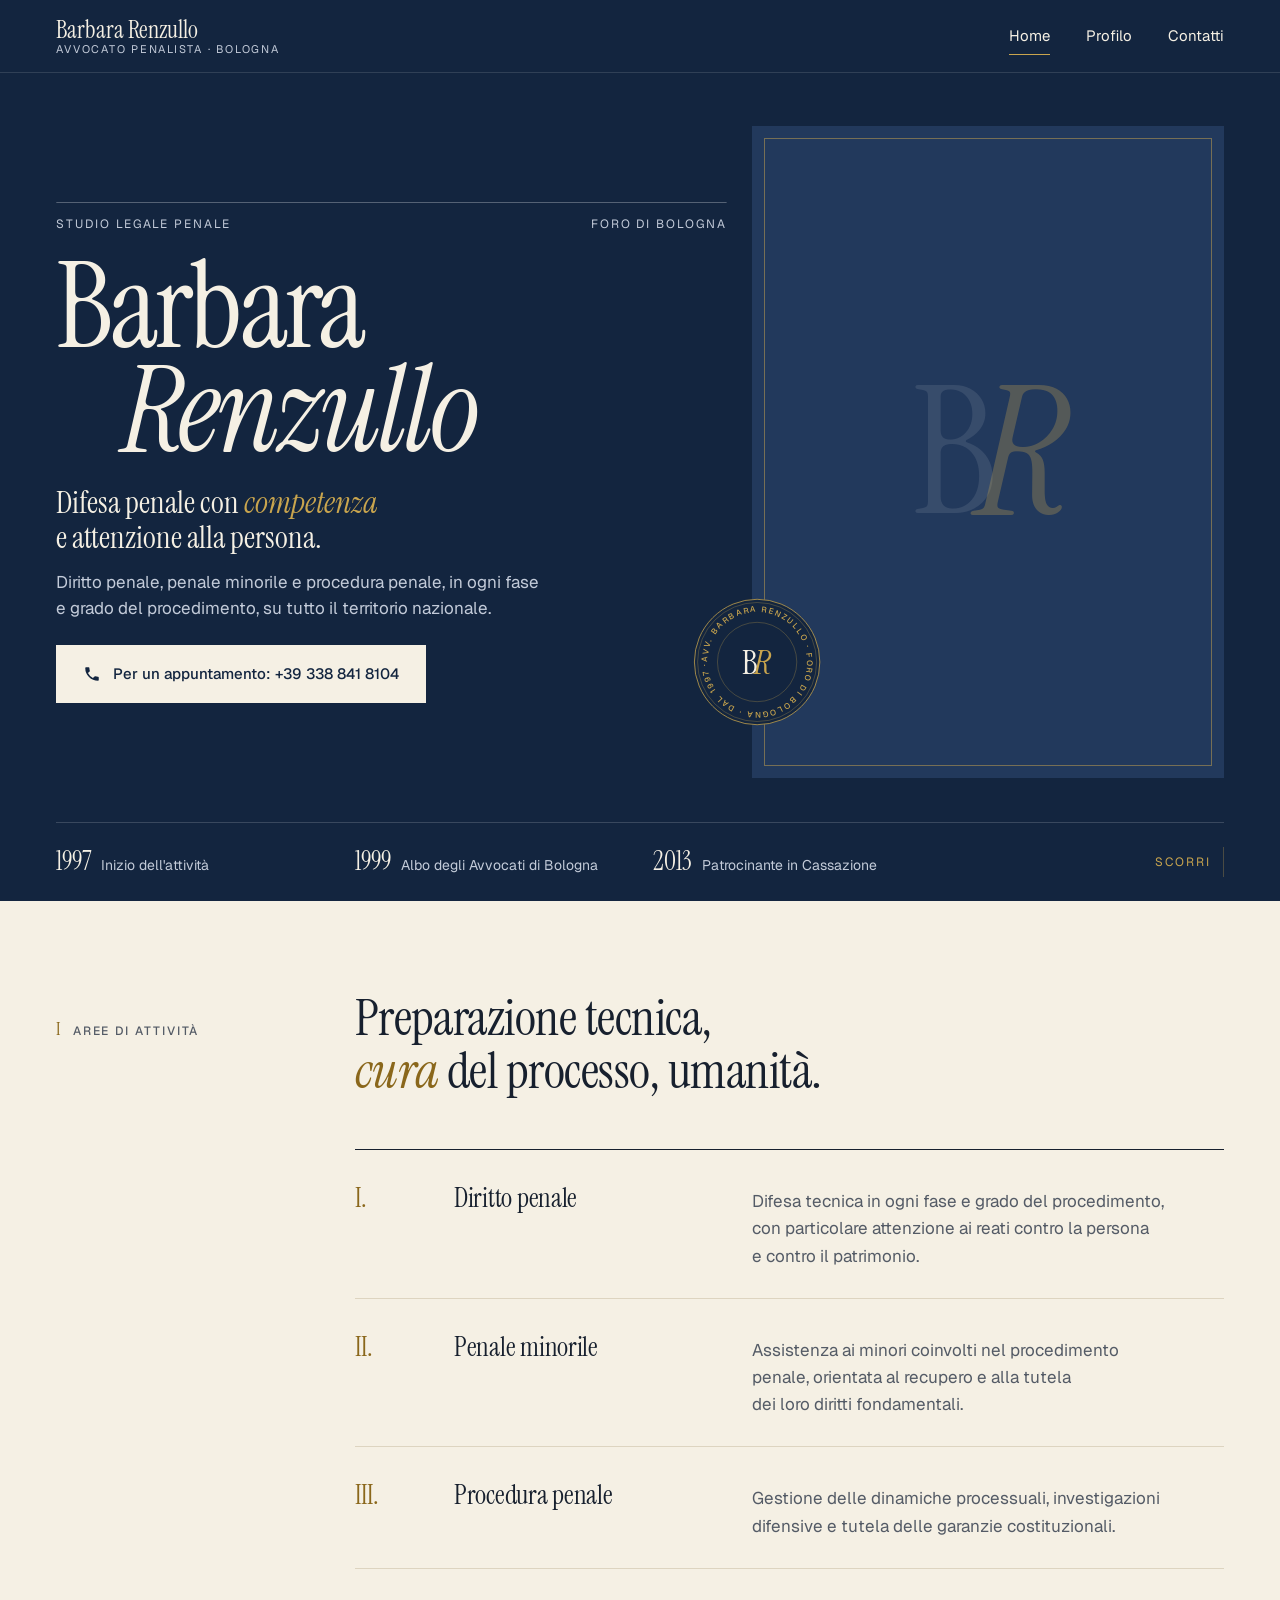
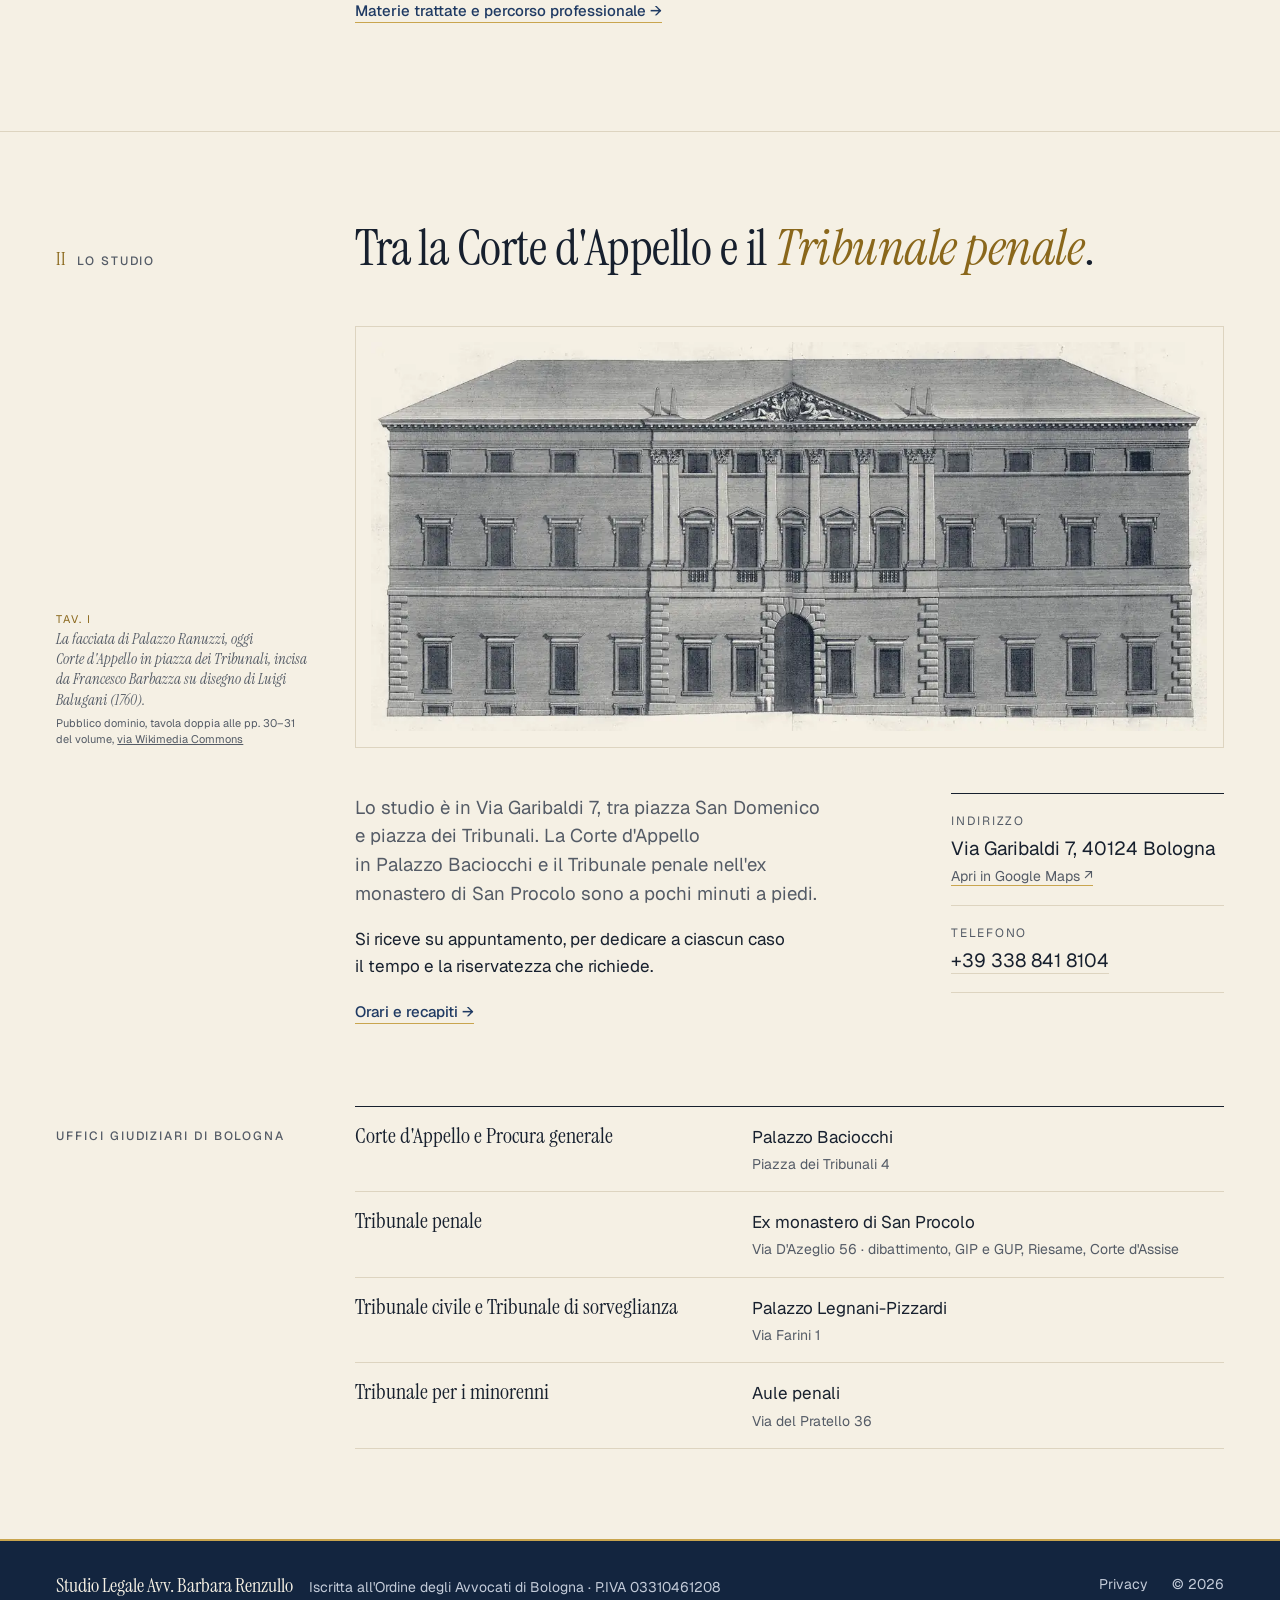
<file: index.html>
<!doctype html>
<html lang="it">
<head>
<meta charset="utf-8">
<meta name="viewport" content="width=device-width, initial-scale=1">
<title>Avv. Barbara Renzullo · Avvocato penalista a Bologna</title>
<meta name="description" content="Studio Legale dell'Avv. Barbara Renzullo, avvocato penalista a Bologna: in udienza dal 1997, iscritta all'Albo dal 1999. Diritto penale, penale minorile e procedura penale. Patrocinante in Cassazione.">
<meta name="theme-color" content="#13253f">
<link rel="icon" href="assets/img/icone/favicon.ico?v=17" sizes="any">
<link rel="icon" type="image/png" href="assets/img/icone/favicon-32.png?v=17" sizes="32x32">
<link rel="icon" type="image/png" href="assets/img/icone/icona-192.png?v=17" sizes="192x192">
<link rel="apple-touch-icon" href="assets/img/icone/apple-touch-icon.png?v=17">
<link rel="preconnect" href="https://fonts.googleapis.com">
<link rel="preconnect" href="https://fonts.gstatic.com" crossorigin>
<script>/* Rete lenta o "risparmio dati": niente font esterni né animazioni. Font sempre non bloccanti. */
(function(d){var r=d.documentElement,c=navigator.connection||{},F="https://fonts.googleapis.com/css2?family=Geist:wght@400;500&family=Instrument+Serif:ital@0;1&display=swap";
if(c.saveData||/2g/.test(c.effectiveType||"")||(window.matchMedia&&matchMedia("(prefers-reduced-data: reduce)").matches))r.classList.add("leggero");
else{var l=d.createElement("link");l.rel="stylesheet";l.href=F;d.head.appendChild(l);}
if(window.matchMedia&&matchMedia("(max-width: 900px)").matches)setTimeout(function(){if(d.readyState!=="complete")r.classList.add("leggero");},4000);})(document);</script>
<noscript><link href="https://fonts.googleapis.com/css2?family=Geist:wght@400;500&family=Instrument+Serif:ital@0;1&display=swap" rel="stylesheet"></noscript>
<link rel="stylesheet" href="assets/css/style.css?v=17">
</head>
<body class="home con-barra">
<a class="skip" href="#contenuto">Vai al&nbsp;contenuto</a>
<header class="header">
  <div class="wrap">
    <a class="marchio" href="index.html"><b>Barbara Renzullo</b><span>Avvocato penalista ·&nbsp;Bologna</span></a>
    <button class="menu-btn" aria-expanded="false" aria-controls="nav">Menu</button>
    <nav class="nav" id="nav" aria-label="Principale">
      <a href="index.html" aria-current="page">Home</a>
      <a href="profilo.html">Profilo</a>
      <a href="contatti.html">Contatti</a>
      <div class="nav-extra">
        <a href="tel:+393388418104">+39 338 841&nbsp;8104</a>
        <a href="mailto:avv.renzullo3@gmail.com">avv.renzullo3@gmail.com</a>
        <span>Via&nbsp;Garibaldi 7,&nbsp;Bologna</span>
      </div>
    </nav>
  </div>
</header>
<main id="contenuto">

<section class="hero su-scuro" aria-label="Presentazione">
  <div class="wrap">
    <div class="g12 hero-griglia">
      <div class="hero-testo">
        <div class="meta-riga"><span>Studio legale&nbsp;penale</span><span>Foro di&nbsp;Bologna</span></div>
        <h1 class="nome"><span>Barbara</span><span class="rientro">Renzullo</span></h1>
        <p class="claim">Difesa penale con <em>competenza</em> e&nbsp;attenzione alla&nbsp;persona.</p>
        <p class="lead">Diritto penale, penale minorile e&nbsp;procedura penale, in&nbsp;ogni fase e&nbsp;grado del&nbsp;procedimento, su&nbsp;tutto il&nbsp;territorio&nbsp;nazionale.</p>
        <a class="btn btn-tel" href="tel:+393388418104"><svg class="icona-tel" viewBox="0 0 24 24" aria-hidden="true"><path d="M6.6 10.8a15.1 15.1 0 0 0 6.6 6.6l2.2-2.2a1 1 0 0 1 1-.25 11.4 11.4 0 0 0 3.6.57 1 1 0 0 1 1 1V20a1 1 0 0 1-1 1A17 17 0 0 1 3 4a1 1 0 0 1 1-1h3.5a1 1 0 0 1 1 1c0 1.25.2 2.45.57 3.57a1 1 0 0 1-.25 1z"/></svg>Per&nbsp;un&nbsp;appuntamento: +39 338 841&nbsp;8104</a>
      </div>
      <figure class="ritratto hero-ritratto">
        <!-- Quando c'è la foto: sostituire il blocco "ritratto-attesa" qui sotto con
             <img src="assets/img/foto/ritratto-barbara.webp" alt="Avv. Barbara Renzullo" width="1000" height="1250" fetchpriority="high"> -->
        <div class="ritratto-attesa" aria-hidden="true"><span>B</span><span>R</span></div>
        <svg class="sigillo" viewBox="0 0 200 200" aria-hidden="true" focusable="false">
          <defs><path id="giro" d="M100,100 m-78,0 a78,78 0 1,1 156,0 a78,78 0 1,1 -156,0"/></defs>
          <circle class="sg-fondo" cx="100" cy="100" r="98"/>
          <circle class="sg-linea" cx="100" cy="100" r="93"/>
          <circle class="sg-linea" cx="100" cy="100" r="62"/>
          <g class="sg-giro"><text><textPath href="#giro" textLength="488" lengthAdjust="spacing">AVV. BARBARA RENZULLO · FORO DI&nbsp;BOLOGNA · DAL&nbsp;1997 ·</textPath></text></g>
          <text class="sg-mono" x="98.6" y="119.3" text-anchor="middle">B<tspan dx="-4.16">R</tspan></text>
        </svg>
      </figure>
    </div>
  </div>
  <div class="wrap">
    <div class="hero-fatti">
      <ul class="g12">
        <li><b>1997</b>Inizio&nbsp;dell'attività</li>
        <li><b>1999</b>Albo degli Avvocati di&nbsp;Bologna</li>
        <li><b>2013</b>Patrocinante in&nbsp;Cassazione</li>
        <li class="scorri-li"><a class="scorri" href="#aree">Scorri <span class="scorri-linea" aria-hidden="true"></span></a></li>
      </ul>
    </div>
  </div>
</section>

<section id="aree">
  <div class="wrap">
    <div class="g12 sez-testa">
      <p class="etichetta c-eti"><span class="n">I</span><span>Aree di&nbsp;attività</span></p>
      <h2 class="c-titolo">Preparazione tecnica, <em>cura</em> del&nbsp;processo,&nbsp;umanità.</h2>
    </div>
    <div class="g12">
      <div class="c-cont">
        <ol class="indice">
          <li><span class="num">I.</span><h3>Diritto&nbsp;penale</h3><p>Difesa tecnica in&nbsp;ogni fase e&nbsp;grado del&nbsp;procedimento, con&nbsp;particolare attenzione ai&nbsp;reati contro la&nbsp;persona e&nbsp;contro il&nbsp;patrimonio.</p></li>
          <li><span class="num">II.</span><h3>Penale&nbsp;minorile</h3><p>Assistenza ai&nbsp;minori coinvolti nel&nbsp;procedimento penale, orientata al&nbsp;recupero e&nbsp;alla tutela dei&nbsp;loro diritti&nbsp;fondamentali.</p></li>
          <li><span class="num">III.</span><h3>Procedura&nbsp;penale</h3><p>Gestione delle dinamiche processuali, investigazioni difensive e&nbsp;tutela delle garanzie costituzionali.</p></li>
        </ol>
        <p class="dopo-elenco"><a class="link-freccia" href="profilo.html#materie">Materie trattate e&nbsp;percorso professionale&nbsp;→</a></p>
      </div>
    </div>
  </div>
</section>

<section class="bordo">
  <div class="wrap">
    <div class="g12 sez-testa">
      <p class="etichetta c-eti"><span class="n">II</span><span>Lo&nbsp;studio</span></p>
      <h2 class="c-titolo">Tra&nbsp;la&nbsp;Corte&nbsp;d'Appello e&nbsp;il <em>Tribunale&nbsp;penale</em>.</h2>
    </div>
    <figure class="g12 tavola-larga">
      <picture class="c-cont"><source media="(max-width: 900px)" srcset="assets/img/tavole/ranuzzi-1760-800.webp"><img src="assets/img/tavole/ranuzzi-1760.webp" width="1200" height="558" alt="Facciata di Palazzo Ranuzzi in un'incisione del 1760" loading="lazy"></picture>
      <figcaption class="c-eti"><span>Tav.&nbsp;I</span>La&nbsp;facciata di&nbsp;Palazzo&nbsp;Ranuzzi, oggi Corte&nbsp;d'Appello in&nbsp;piazza dei&nbsp;Tribunali, incisa da&nbsp;Francesco Barbazza su&nbsp;disegno di&nbsp;Luigi Balugani (1760).<small>Pubblico dominio, tavola doppia alle pp.&nbsp;30–31 del&nbsp;volume, <a href="https://commons.wikimedia.org/wiki/File:Piante,_facciata,_e_spaccati_del_Palazzo_Senatorio_Ranuzzi_in_Bologna_(IA_gri_33125010904395).pdf?page=30" target="_blank" rel="noopener">via&nbsp;Wikimedia&nbsp;Commons</a></small></figcaption>
    </figure>
    <div class="g12">
      <div class="studio-testo">
        <p class="lead">Lo&nbsp;studio è&nbsp;in&nbsp;Via&nbsp;Garibaldi 7, tra&nbsp;piazza&nbsp;San&nbsp;Domenico e&nbsp;piazza dei&nbsp;Tribunali. La&nbsp;Corte&nbsp;d'Appello in&nbsp;Palazzo&nbsp;Baciocchi e&nbsp;il&nbsp;Tribunale penale nell'ex monastero di&nbsp;San&nbsp;Procolo sono a&nbsp;pochi minuti&nbsp;a&nbsp;piedi.</p>
        <p>Si riceve su&nbsp;appuntamento, per&nbsp;dedicare a&nbsp;ciascun caso il&nbsp;tempo e&nbsp;la&nbsp;riservatezza che&nbsp;richiede.</p>
        <p><a class="link-freccia" href="contatti.html">Orari e&nbsp;recapiti&nbsp;→</a></p>
      </div>
      <dl class="voci studio-voci">
        <div><dt>Indirizzo</dt><dd>Via&nbsp;Garibaldi 7, 40124 Bologna<small><a href="https://maps.app.goo.gl/C2XstMDT9rUsqEiU8" target="_blank" rel="noopener">Apri in&nbsp;Google Maps&nbsp;↗</a></small></dd></div>
        <div><dt>Telefono</dt><dd><a href="tel:+393388418104">+39 338 841&nbsp;8104</a></dd></div>
      </dl>
    </div>
    <details class="uffici-riga" open>
      <summary class="etichetta etichetta-voci">Uffici giudiziari di&nbsp;Bologna</summary>
      <dl class="uffici">
        <div><dt>Corte&nbsp;d'Appello e&nbsp;Procura generale</dt><dd>Palazzo&nbsp;Baciocchi<small>Piazza dei&nbsp;Tribunali&nbsp;4</small></dd></div>
        <div><dt>Tribunale penale</dt><dd>Ex monastero di&nbsp;San&nbsp;Procolo<small>Via&nbsp;D'Azeglio 56 · dibattimento, GIP e&nbsp;GUP, Riesame, Corte&nbsp;d'Assise</small></dd></div>
        <div><dt>Tribunale civile e&nbsp;Tribunale di&nbsp;sorveglianza</dt><dd>Palazzo&nbsp;Legnani-Pizzardi<small>Via&nbsp;Farini&nbsp;1</small></dd></div>
        <div><dt>Tribunale per&nbsp;i&nbsp;minorenni</dt><dd>Aule penali<small>Via del&nbsp;Pratello&nbsp;36</small></dd></div>
      </dl>
    </details>
  </div>
</section>
</main>
<footer class="footer">
  <div class="wrap">
    <p style="margin:0"><span class="nome-studio">Studio Legale Avv. Barbara&nbsp;Renzullo</span>Iscritta all'Ordine degli Avvocati di&nbsp;Bologna · P.IVA&nbsp;03310461208</p>
    <nav aria-label="Secondaria"><a href="privacy.html">Privacy</a><span>©&nbsp;2026</span></nav>
  </div>
</footer>
<nav class="barra-mobile" aria-label="Azioni rapide">
  <a class="barra-menu" href="#nav" role="button" aria-expanded="false" aria-controls="nav"><span class="hamb" aria-hidden="true"><i></i><i></i></span><span class="vh">Menu</span></a>
  <a class="prenota" href="tel:+393388418104"><svg class="icona-tel" viewBox="0 0 24 24" aria-hidden="true"><path d="M6.6 10.8a15.1 15.1 0 0 0 6.6 6.6l2.2-2.2a1 1 0 0 1 1-.25 11.4 11.4 0 0 0 3.6.57 1 1 0 0 1 1 1V20a1 1 0 0 1-1 1A17 17 0 0 1 3 4a1 1 0 0 1 1-1h3.5a1 1 0 0 1 1 1c0 1.25.2 2.45.57 3.57a1 1 0 0 1-.25 1z"/></svg>Chiama per&nbsp;un&nbsp;appuntamento</a>
</nav>
<script src="assets/js/main.js?v=17" defer></script>
</body>
</html>
</file>
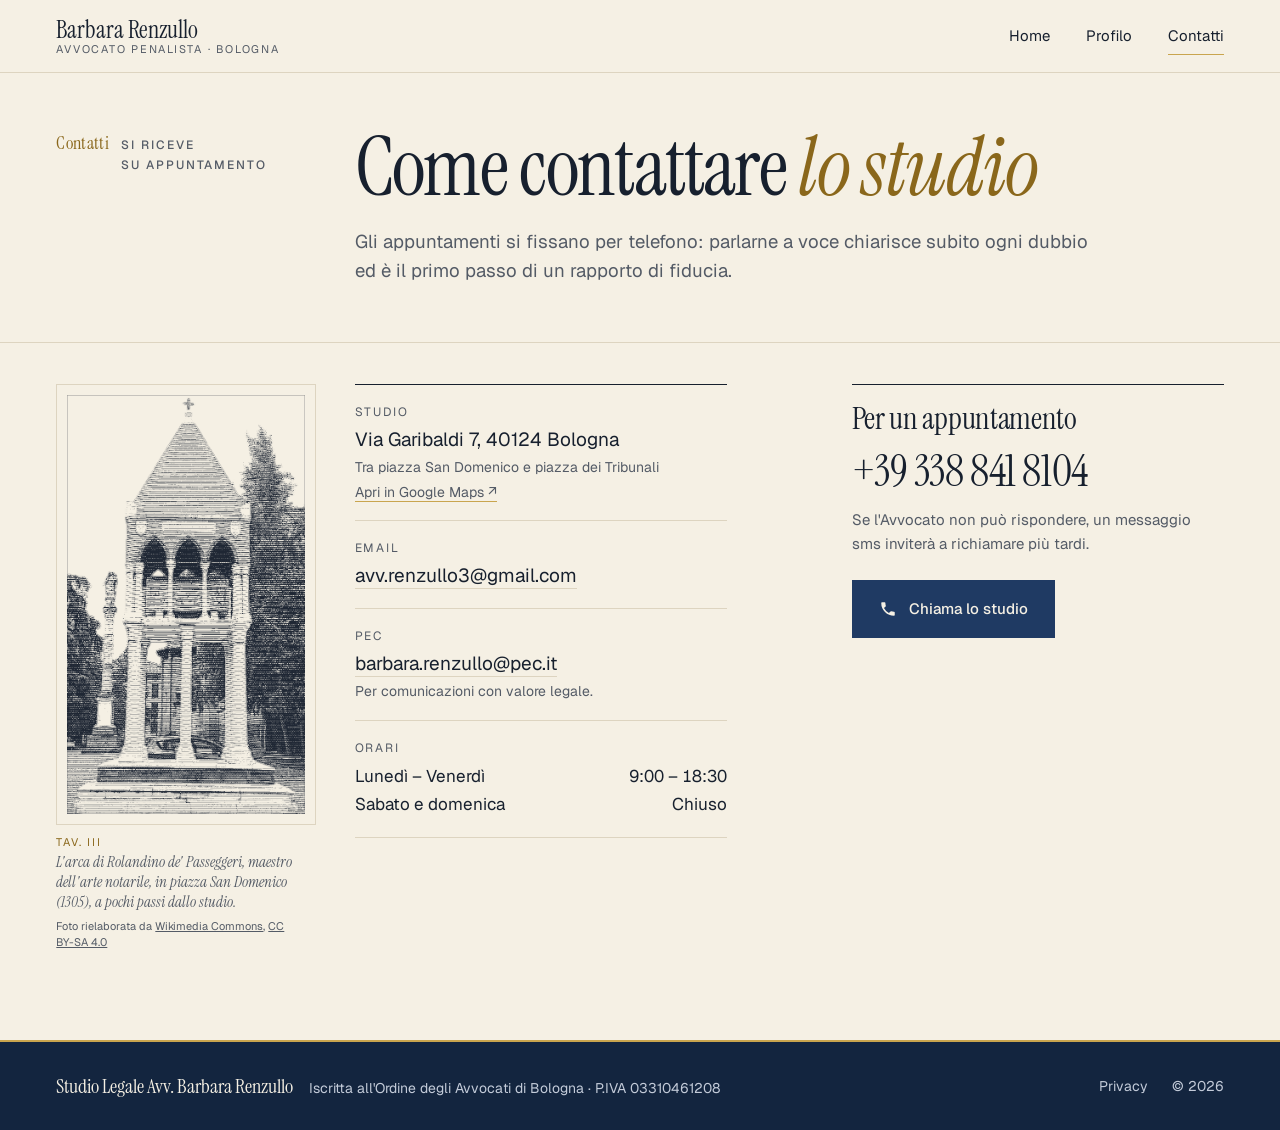
<file: contatti.html>
<!doctype html>
<html lang="it">
<head>
<meta charset="utf-8">
<meta name="viewport" content="width=device-width, initial-scale=1">
<title>Contatti · Avv. Barbara Renzullo</title>
<meta name="description" content="Recapiti dello Studio Legale Avv. Barbara Renzullo, Via Garibaldi 7, Bologna. Si riceve su appuntamento, da fissare per telefono.">
<meta name="theme-color" content="#13253f">
<link rel="icon" href="assets/img/icone/favicon.ico?v=17" sizes="any">
<link rel="icon" type="image/png" href="assets/img/icone/favicon-32.png?v=17" sizes="32x32">
<link rel="icon" type="image/png" href="assets/img/icone/icona-192.png?v=17" sizes="192x192">
<link rel="apple-touch-icon" href="assets/img/icone/apple-touch-icon.png?v=17">
<link rel="preconnect" href="https://fonts.googleapis.com">
<link rel="preconnect" href="https://fonts.gstatic.com" crossorigin>
<script>/* Rete lenta o "risparmio dati": niente font esterni né animazioni. Font sempre non bloccanti. */
(function(d){var r=d.documentElement,c=navigator.connection||{},F="https://fonts.googleapis.com/css2?family=Geist:wght@400;500&family=Instrument+Serif:ital@0;1&display=swap";
if(c.saveData||/2g/.test(c.effectiveType||"")||(window.matchMedia&&matchMedia("(prefers-reduced-data: reduce)").matches))r.classList.add("leggero");
else{var l=d.createElement("link");l.rel="stylesheet";l.href=F;d.head.appendChild(l);}
if(window.matchMedia&&matchMedia("(max-width: 900px)").matches)setTimeout(function(){if(d.readyState!=="complete")r.classList.add("leggero");},4000);})(document);</script>
<noscript><link href="https://fonts.googleapis.com/css2?family=Geist:wght@400;500&family=Instrument+Serif:ital@0;1&display=swap" rel="stylesheet"></noscript>
<link rel="stylesheet" href="assets/css/style.css?v=17">
</head>
<body class="con-barra">
<a class="skip" href="#contenuto">Vai al&nbsp;contenuto</a>
<header class="header">
  <div class="wrap">
    <a class="marchio" href="index.html"><b>Barbara Renzullo</b><span>Avvocato penalista ·&nbsp;Bologna</span></a>
    <button class="menu-btn" aria-expanded="false" aria-controls="nav">Menu</button>
    <nav class="nav" id="nav" aria-label="Principale">
      <a href="index.html">Home</a>
      <a href="profilo.html">Profilo</a>
      <a href="contatti.html" aria-current="page">Contatti</a>
      <div class="nav-extra">
        <a href="tel:+393388418104">+39 338 841&nbsp;8104</a>
        <a href="mailto:avv.renzullo3@gmail.com">avv.renzullo3@gmail.com</a>
        <span>Via&nbsp;Garibaldi 7,&nbsp;Bologna</span>
      </div>
    </nav>
  </div>
</header>
<main id="contenuto">

<section class="intro">
  <div class="wrap">
    <div class="g12">
      <p class="etichetta c-eti"><span class="n">Contatti</span><span>Si riceve su&nbsp;appuntamento</span></p>
      <div class="c-titolo">
        <h1>Come contattare <em>lo&nbsp;studio</em></h1>
        <p class="lead">Gli&nbsp;appuntamenti si fissano per&nbsp;telefono: parlarne a&nbsp;voce chiarisce subito ogni dubbio ed&nbsp;è&nbsp;il&nbsp;primo passo di&nbsp;un&nbsp;rapporto di&nbsp;fiducia.</p>
      </div>
    </div>
  </div>
</section>

<section class="bordo">
  <div class="wrap">
    <div class="g12">
      <figure class="tavola c-eti">
        <img src="assets/img/tavole/rolandino.png" width="560" height="987" alt="Arca di Rolandino de' Passeggeri in piazza San Domenico" loading="lazy">
        <figcaption><span>Tav.&nbsp;III</span>L'arca di&nbsp;Rolandino de' Passeggeri, maestro dell'arte notarile, in&nbsp;piazza&nbsp;San&nbsp;Domenico (1305), a&nbsp;pochi passi dallo studio.<small>Foto rielaborata da <a href="https://commons.wikimedia.org/wiki/File:Monumento_sepolcrale_di_Rolandino_de_Passeggieri_(Bologna)_01.jpg" target="_blank" rel="noopener">Wikimedia&nbsp;Commons</a>, <a href="https://creativecommons.org/licenses/by-sa/4.0/deed.it" target="_blank" rel="noopener">CC BY-SA&nbsp;4.0</a></small></figcaption>
      </figure>
      <dl class="voci contatti-voci">
        <div><dt>Studio</dt><dd>Via&nbsp;Garibaldi 7, 40124 Bologna<small>Tra&nbsp;piazza&nbsp;San&nbsp;Domenico e&nbsp;piazza dei&nbsp;Tribunali</small><small><a href="https://maps.app.goo.gl/C2XstMDT9rUsqEiU8" target="_blank" rel="noopener">Apri in&nbsp;Google Maps&nbsp;↗</a></small></dd></div>
        <div><dt>Email</dt><dd><a href="mailto:avv.renzullo3@gmail.com">avv.renzullo3@gmail.com</a></dd></div>
        <div><dt>PEC</dt><dd><a href="mailto:barbara.renzullo@pec.it">barbara.renzullo@pec.it</a><small>Per&nbsp;comunicazioni con&nbsp;valore&nbsp;legale.</small></dd></div>
        <div><dt>Orari</dt><dd>
          <table class="orari">
            <tr><td>Lunedì –&nbsp;Venerdì</td><td>9:00 –&nbsp;18:30</td></tr>
            <tr><td>Sabato e&nbsp;domenica</td><td>Chiuso</td></tr>
          </table></dd></div>
      </dl>

      <div class="modulo chiamata" id="appuntamento">
        <h2>Per&nbsp;un&nbsp;appuntamento</h2>
        <a class="numero" href="tel:+393388418104">+39 338 841&nbsp;8104</a>
        <p class="tenue">Se l'Avvocato non&nbsp;può rispondere, un&nbsp;messaggio sms inviterà a&nbsp;richiamare più&nbsp;tardi.</p>
        <a class="btn btn-tel" href="tel:+393388418104"><svg class="icona-tel" viewBox="0 0 24 24" aria-hidden="true"><path d="M6.6 10.8a15.1 15.1 0 0 0 6.6 6.6l2.2-2.2a1 1 0 0 1 1-.25 11.4 11.4 0 0 0 3.6.57 1 1 0 0 1 1 1V20a1 1 0 0 1-1 1A17 17 0 0 1 3 4a1 1 0 0 1 1-1h3.5a1 1 0 0 1 1 1c0 1.25.2 2.45.57 3.57a1 1 0 0 1-.25 1z"/></svg>Chiama&nbsp;lo&nbsp;studio</a>
      </div>
    </div>
  </div>
</section>
</main>
<footer class="footer">
  <div class="wrap">
    <p style="margin:0"><span class="nome-studio">Studio Legale Avv. Barbara&nbsp;Renzullo</span>Iscritta all'Ordine degli Avvocati di&nbsp;Bologna · P.IVA&nbsp;03310461208</p>
    <nav aria-label="Secondaria"><a href="privacy.html">Privacy</a><span>©&nbsp;2026</span></nav>
  </div>
</footer>
<nav class="barra-mobile" aria-label="Azioni rapide">
  <a class="barra-menu" href="#nav" role="button" aria-expanded="false" aria-controls="nav"><span class="hamb" aria-hidden="true"><i></i><i></i></span><span class="vh">Menu</span></a>
  <a class="prenota" href="tel:+393388418104"><svg class="icona-tel" viewBox="0 0 24 24" aria-hidden="true"><path d="M6.6 10.8a15.1 15.1 0 0 0 6.6 6.6l2.2-2.2a1 1 0 0 1 1-.25 11.4 11.4 0 0 0 3.6.57 1 1 0 0 1 1 1V20a1 1 0 0 1-1 1A17 17 0 0 1 3 4a1 1 0 0 1 1-1h3.5a1 1 0 0 1 1 1c0 1.25.2 2.45.57 3.57a1 1 0 0 1-.25 1z"/></svg>Chiama per&nbsp;un&nbsp;appuntamento</a>
</nav>
<script src="assets/js/main.js?v=17" defer></script>
</body>
</html>
</file>
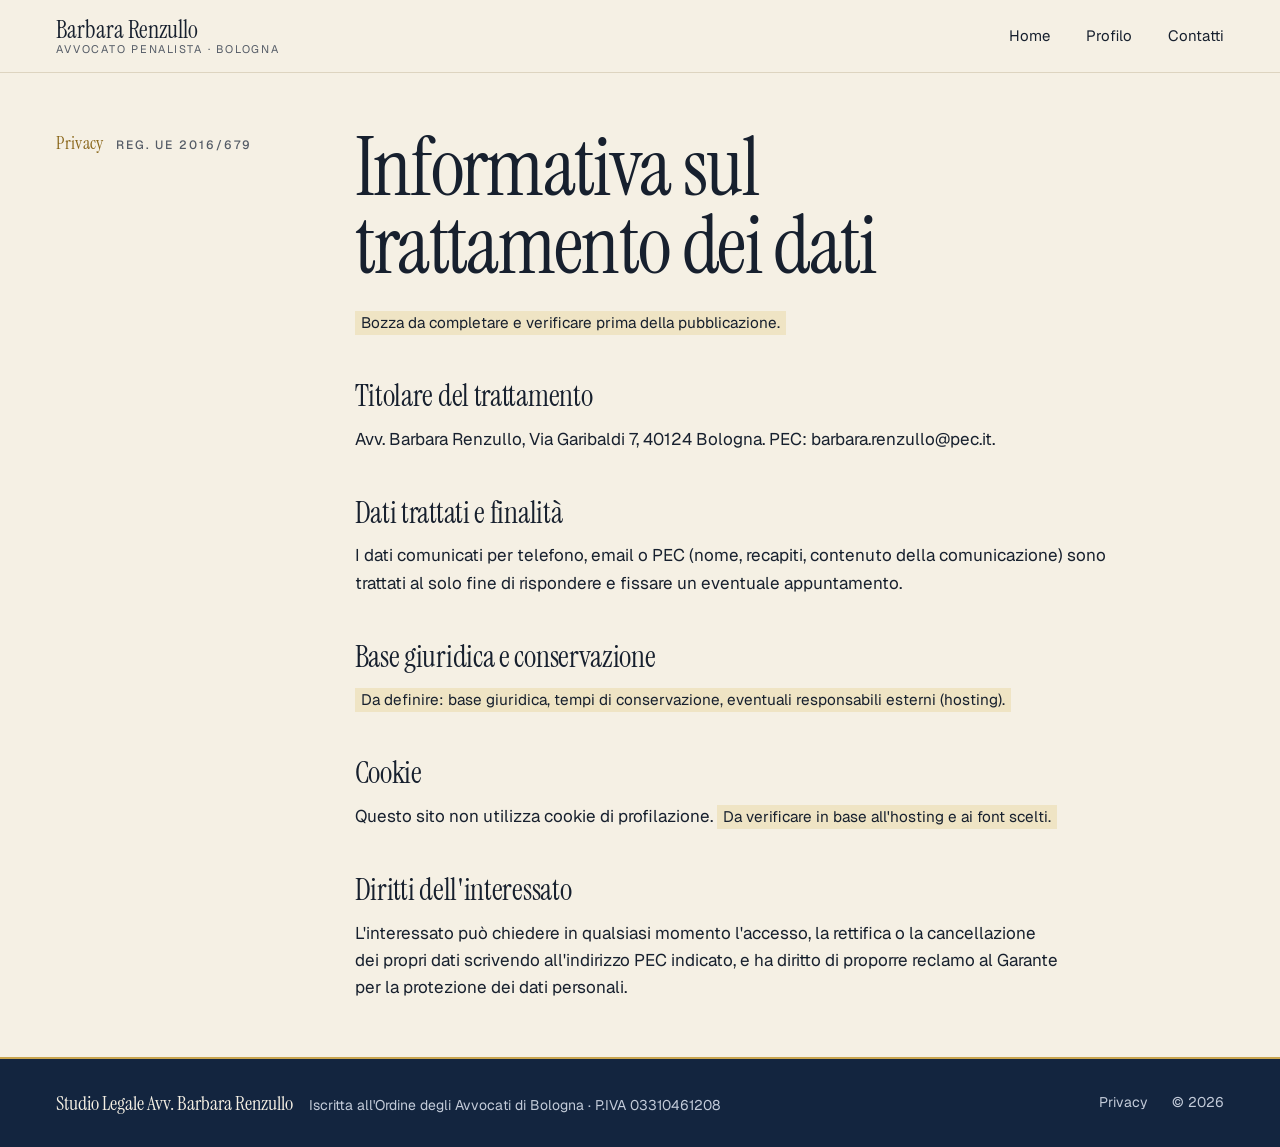
<file: privacy.html>
<!doctype html>
<html lang="it">
<head>
<meta charset="utf-8">
<meta name="viewport" content="width=device-width, initial-scale=1">
<title>Privacy · Avv. Barbara Renzullo</title>
<meta name="description" content="Informativa sul trattamento dei dati personali.">
<meta name="theme-color" content="#13253f">
<link rel="icon" href="assets/img/icone/favicon.ico?v=17" sizes="any">
<link rel="icon" type="image/png" href="assets/img/icone/favicon-32.png?v=17" sizes="32x32">
<link rel="icon" type="image/png" href="assets/img/icone/icona-192.png?v=17" sizes="192x192">
<link rel="apple-touch-icon" href="assets/img/icone/apple-touch-icon.png?v=17">
<link rel="preconnect" href="https://fonts.googleapis.com">
<link rel="preconnect" href="https://fonts.gstatic.com" crossorigin>
<script>/* Rete lenta o "risparmio dati": niente font esterni né animazioni. Font sempre non bloccanti. */
(function(d){var r=d.documentElement,c=navigator.connection||{},F="https://fonts.googleapis.com/css2?family=Geist:wght@400;500&family=Instrument+Serif:ital@0;1&display=swap";
if(c.saveData||/2g/.test(c.effectiveType||"")||(window.matchMedia&&matchMedia("(prefers-reduced-data: reduce)").matches))r.classList.add("leggero");
else{var l=d.createElement("link");l.rel="stylesheet";l.href=F;d.head.appendChild(l);}
if(window.matchMedia&&matchMedia("(max-width: 900px)").matches)setTimeout(function(){if(d.readyState!=="complete")r.classList.add("leggero");},4000);})(document);</script>
<noscript><link href="https://fonts.googleapis.com/css2?family=Geist:wght@400;500&family=Instrument+Serif:ital@0;1&display=swap" rel="stylesheet"></noscript>
<link rel="stylesheet" href="assets/css/style.css?v=17">
</head>
<body class="con-barra">
<a class="skip" href="#contenuto">Vai al&nbsp;contenuto</a>
<header class="header">
  <div class="wrap">
    <a class="marchio" href="index.html"><b>Barbara Renzullo</b><span>Avvocato penalista ·&nbsp;Bologna</span></a>
    <button class="menu-btn" aria-expanded="false" aria-controls="nav">Menu</button>
    <nav class="nav" id="nav" aria-label="Principale">
      <a href="index.html">Home</a>
      <a href="profilo.html">Profilo</a>
      <a href="contatti.html">Contatti</a>
      <div class="nav-extra">
        <a href="tel:+393388418104">+39 338 841&nbsp;8104</a>
        <a href="mailto:avv.renzullo3@gmail.com">avv.renzullo3@gmail.com</a>
        <span>Via&nbsp;Garibaldi 7,&nbsp;Bologna</span>
      </div>
    </nav>
  </div>
</header>
<main id="contenuto">

<section class="intro">
  <div class="wrap">
    <div class="g12">
      <p class="etichetta c-eti"><span class="n">Privacy</span><span>Reg. UE&nbsp;2016/679</span></p>
      <div class="c-titolo testo">
        <h1>Informativa sul trattamento&nbsp;dei&nbsp;dati</h1>
        <p style="margin-top:24px"><span class="segnaposto">Bozza da&nbsp;completare e&nbsp;verificare prima della&nbsp;pubblicazione.</span></p>
        <h2>Titolare del&nbsp;trattamento</h2>
        <p>Avv. Barbara Renzullo, Via&nbsp;Garibaldi 7, 40124 Bologna. PEC: barbara.renzullo@pec.it.</p>
        <h2>Dati trattati e&nbsp;finalità</h2>
        <p>I&nbsp;dati comunicati per&nbsp;telefono, email o&nbsp;PEC (nome, recapiti, contenuto della comunicazione) sono trattati al&nbsp;solo fine di&nbsp;rispondere e&nbsp;fissare un&nbsp;eventuale&nbsp;appuntamento.</p>
        <h2>Base giuridica e&nbsp;conservazione</h2>
        <p><span class="segnaposto">Da&nbsp;definire: base giuridica, tempi di&nbsp;conservazione, eventuali responsabili esterni&nbsp;(hosting).</span></p>
        <h2>Cookie</h2>
        <p>Questo sito non&nbsp;utilizza cookie di&nbsp;profilazione. <span class="segnaposto">Da&nbsp;verificare in&nbsp;base all'hosting e&nbsp;ai&nbsp;font&nbsp;scelti.</span></p>
        <h2>Diritti dell'interessato</h2>
        <p>L'interessato può chiedere in&nbsp;qualsiasi momento l'accesso, la&nbsp;rettifica o&nbsp;la&nbsp;cancellazione dei&nbsp;propri dati scrivendo all'indirizzo PEC indicato, e&nbsp;ha diritto di&nbsp;proporre reclamo al&nbsp;Garante per&nbsp;la&nbsp;protezione dei&nbsp;dati&nbsp;personali.</p>
      </div>
    </div>
  </div>
</section>
</main>
<footer class="footer">
  <div class="wrap">
    <p style="margin:0"><span class="nome-studio">Studio Legale Avv. Barbara&nbsp;Renzullo</span>Iscritta all'Ordine degli Avvocati di&nbsp;Bologna · P.IVA&nbsp;03310461208</p>
    <nav aria-label="Secondaria"><a href="privacy.html">Privacy</a><span>©&nbsp;2026</span></nav>
  </div>
</footer>
<nav class="barra-mobile" aria-label="Azioni rapide">
  <a class="barra-menu" href="#nav" role="button" aria-expanded="false" aria-controls="nav"><span class="hamb" aria-hidden="true"><i></i><i></i></span><span class="vh">Menu</span></a>
  <a class="prenota" href="tel:+393388418104"><svg class="icona-tel" viewBox="0 0 24 24" aria-hidden="true"><path d="M6.6 10.8a15.1 15.1 0 0 0 6.6 6.6l2.2-2.2a1 1 0 0 1 1-.25 11.4 11.4 0 0 0 3.6.57 1 1 0 0 1 1 1V20a1 1 0 0 1-1 1A17 17 0 0 1 3 4a1 1 0 0 1 1-1h3.5a1 1 0 0 1 1 1c0 1.25.2 2.45.57 3.57a1 1 0 0 1-.25 1z"/></svg>Chiama per&nbsp;un&nbsp;appuntamento</a>
</nav>
<script src="assets/js/main.js?v=17" defer></script>
</body>
</html>
</file>
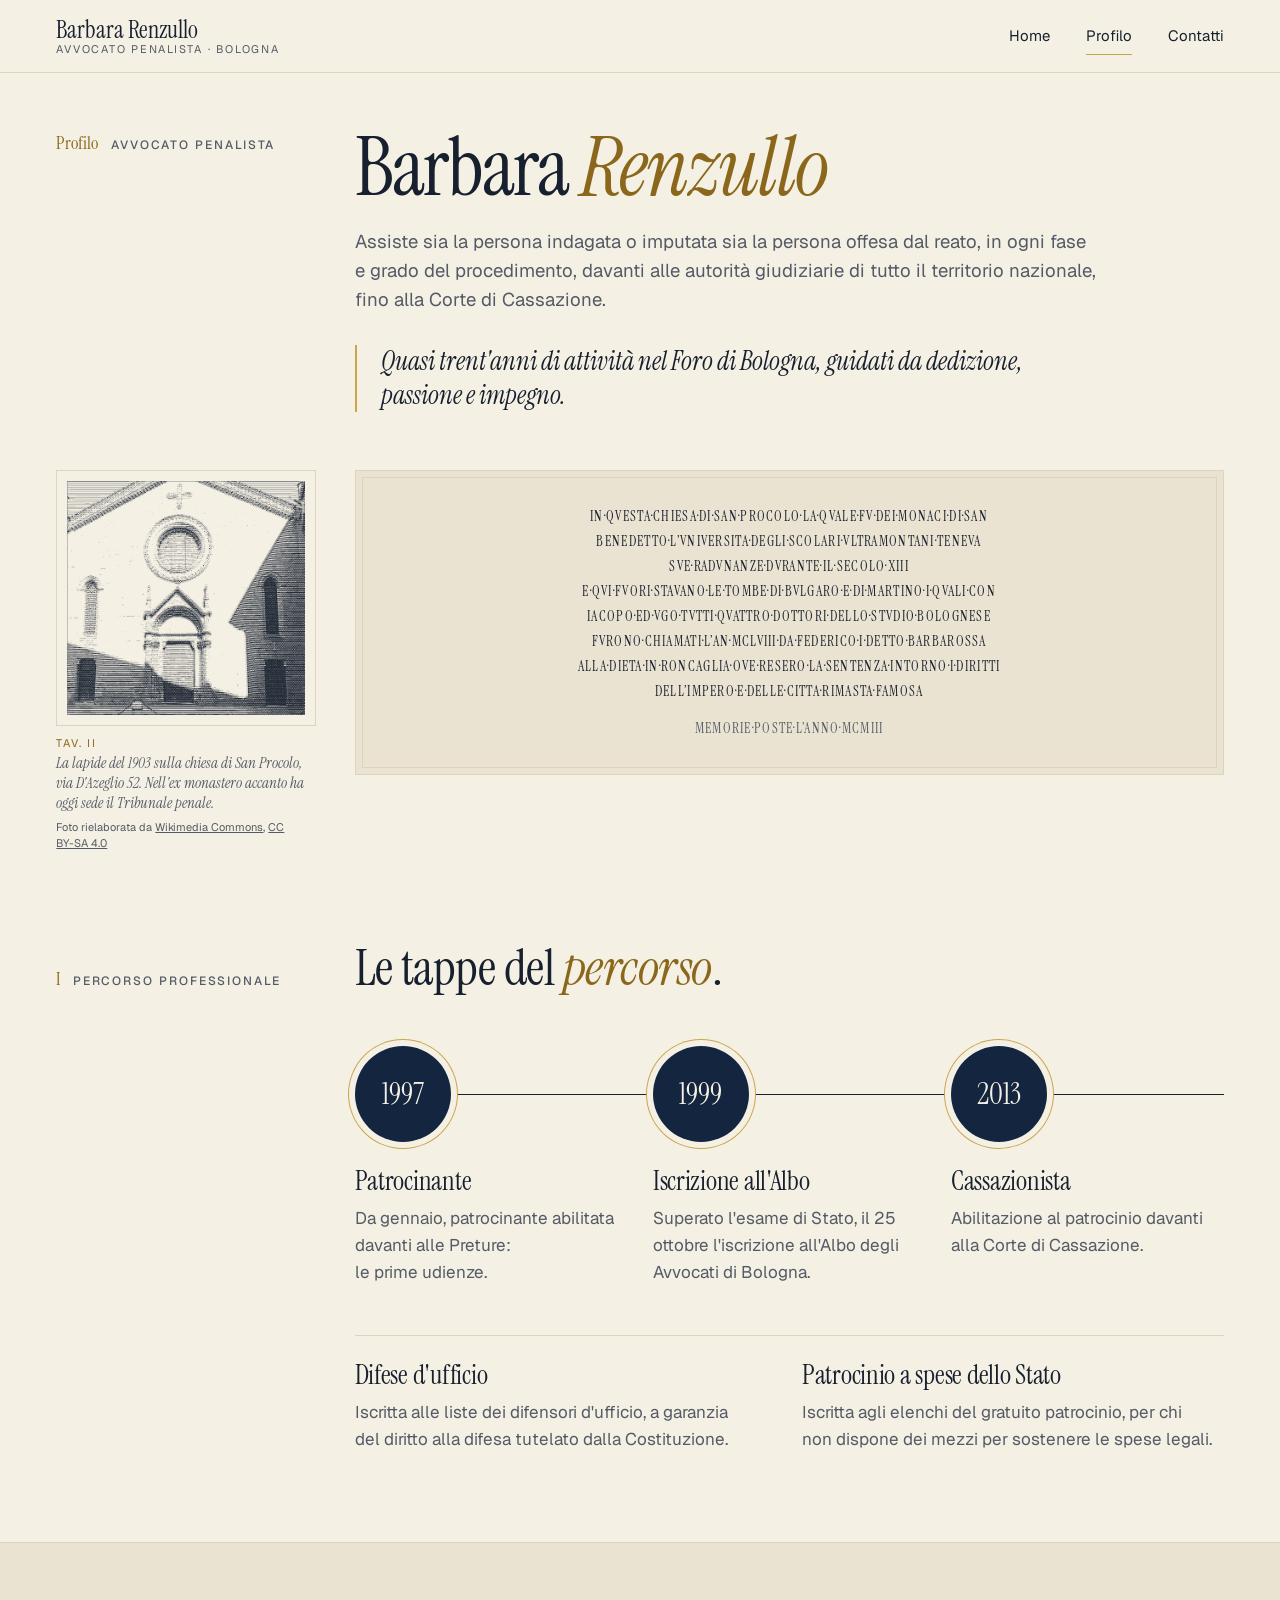
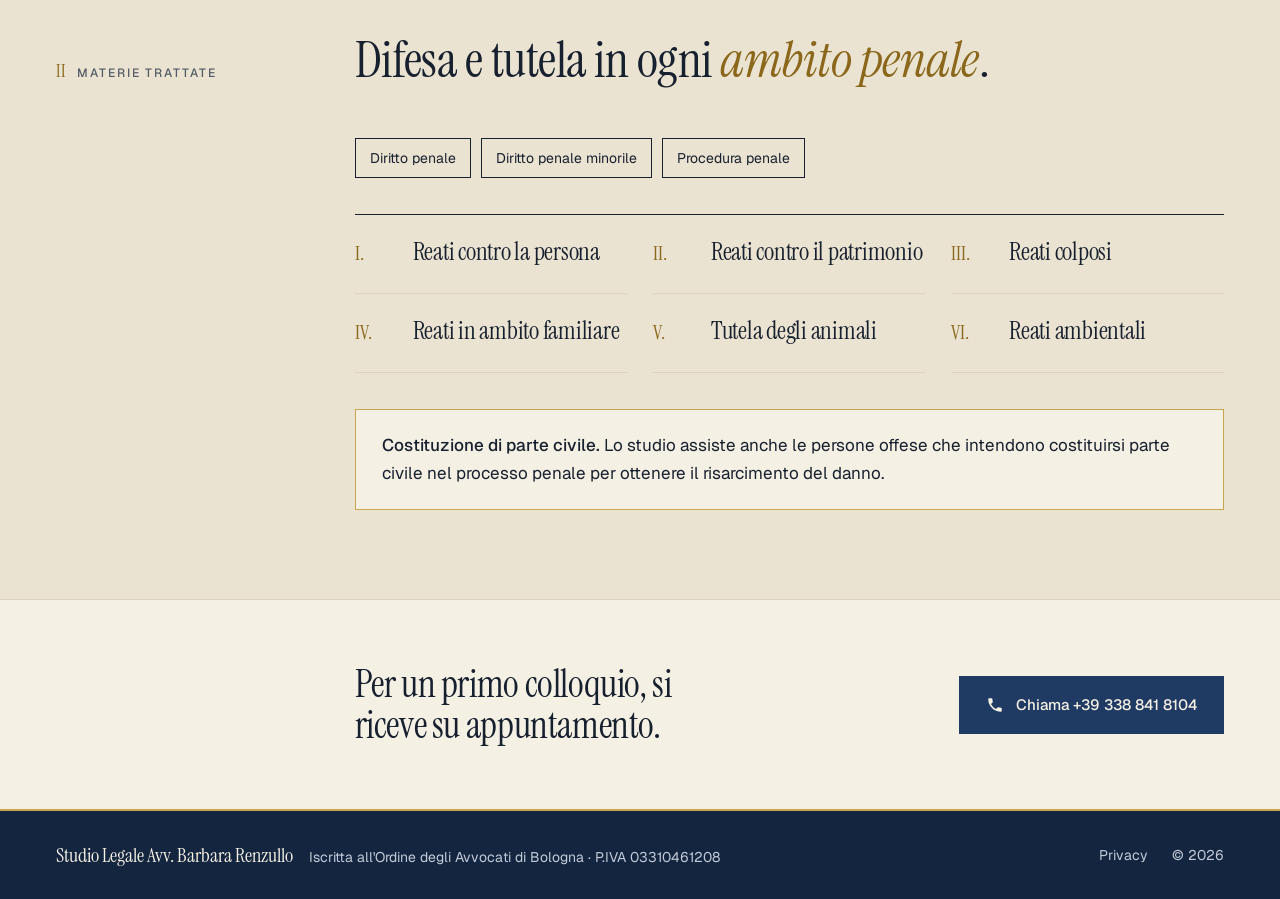
<file: profilo.html>
<!doctype html>
<html lang="it">
<head>
<meta charset="utf-8">
<meta name="viewport" content="width=device-width, initial-scale=1">
<title>Profilo · Avv. Barbara Renzullo</title>
<meta name="description" content="Percorso professionale e materie trattate dall'Avv. Barbara Renzullo, avvocato penalista del Foro di Bologna, patrocinante in Cassazione.">
<meta name="theme-color" content="#13253f">
<link rel="icon" href="assets/img/icone/favicon.ico?v=17" sizes="any">
<link rel="icon" type="image/png" href="assets/img/icone/favicon-32.png?v=17" sizes="32x32">
<link rel="icon" type="image/png" href="assets/img/icone/icona-192.png?v=17" sizes="192x192">
<link rel="apple-touch-icon" href="assets/img/icone/apple-touch-icon.png?v=17">
<link rel="preconnect" href="https://fonts.googleapis.com">
<link rel="preconnect" href="https://fonts.gstatic.com" crossorigin>
<script>/* Rete lenta o "risparmio dati": niente font esterni né animazioni. Font sempre non bloccanti. */
(function(d){var r=d.documentElement,c=navigator.connection||{},F="https://fonts.googleapis.com/css2?family=Geist:wght@400;500&family=Instrument+Serif:ital@0;1&display=swap";
if(c.saveData||/2g/.test(c.effectiveType||"")||(window.matchMedia&&matchMedia("(prefers-reduced-data: reduce)").matches))r.classList.add("leggero");
else{var l=d.createElement("link");l.rel="stylesheet";l.href=F;d.head.appendChild(l);}
if(window.matchMedia&&matchMedia("(max-width: 900px)").matches)setTimeout(function(){if(d.readyState!=="complete")r.classList.add("leggero");},4000);})(document);</script>
<noscript><link href="https://fonts.googleapis.com/css2?family=Geist:wght@400;500&family=Instrument+Serif:ital@0;1&display=swap" rel="stylesheet"></noscript>
<link rel="stylesheet" href="assets/css/style.css?v=17">
</head>
<body class="con-barra">
<a class="skip" href="#contenuto">Vai al&nbsp;contenuto</a>
<header class="header">
  <div class="wrap">
    <a class="marchio" href="index.html"><b>Barbara Renzullo</b><span>Avvocato penalista ·&nbsp;Bologna</span></a>
    <button class="menu-btn" aria-expanded="false" aria-controls="nav">Menu</button>
    <nav class="nav" id="nav" aria-label="Principale">
      <a href="index.html">Home</a>
      <a href="profilo.html" aria-current="page">Profilo</a>
      <a href="contatti.html">Contatti</a>
      <div class="nav-extra">
        <a href="tel:+393388418104">+39 338 841&nbsp;8104</a>
        <a href="mailto:avv.renzullo3@gmail.com">avv.renzullo3@gmail.com</a>
        <span>Via&nbsp;Garibaldi 7,&nbsp;Bologna</span>
      </div>
    </nav>
  </div>
</header>
<main id="contenuto">

<section class="intro">
  <div class="wrap">
    <div class="g12">
      <p class="etichetta c-eti"><span class="n">Profilo</span><span>Avvocato&nbsp;penalista</span></p>
      <div class="c-titolo">
        <h1>Barbara <em>Renzullo</em></h1>
        <figure class="ritratto profilo-foto" aria-hidden="true"><div class="ritratto-attesa"><span>B</span><span>R</span></div></figure>
        <p class="lead">Assiste sia la&nbsp;persona indagata o&nbsp;imputata sia la&nbsp;persona offesa dal&nbsp;reato, in&nbsp;ogni fase e&nbsp;grado del&nbsp;procedimento, davanti alle autorità giudiziarie di&nbsp;tutto il&nbsp;territorio nazionale, fino alla Corte di&nbsp;Cassazione.</p>
        <blockquote class="citazione"><span class="anni" data-tappe="2027-01-01 Trent'anni|2028-01-01 Oltre trent'anni">Quasi&nbsp;trent'anni</span> di&nbsp;attività nel&nbsp;Foro di&nbsp;Bologna, guidati da&nbsp;dedizione, passione e&nbsp;impegno.</blockquote>
      </div>
    </div>
  </div>
</section>

<div class="wrap">
  <div class="lapide g12">
    <figure class="tavola c-eti">
      <img src="assets/img/tavole/san-procolo.png" width="560" height="552" alt="Facciata della chiesa di San Procolo in via D'Azeglio" loading="lazy">
      <figcaption><span>Tav.&nbsp;II</span>La&nbsp;lapide del&nbsp;1903 sulla chiesa di&nbsp;San&nbsp;Procolo, via&nbsp;D'Azeglio 52. Nell'ex monastero accanto ha oggi sede il&nbsp;Tribunale penale.<small>Foto rielaborata da <a href="https://commons.wikimedia.org/wiki/File:Chiesa_di_San_Procolo_(Bologna)_abc6.jpg" target="_blank" rel="noopener">Wikimedia&nbsp;Commons</a>, <a href="https://creativecommons.org/licenses/by-sa/4.0/deed.it" target="_blank" rel="noopener">CC BY-SA&nbsp;4.0</a></small></figcaption>
    </figure>
    <blockquote class="lapide-testo c-cont">
      <p class="vh">In&nbsp;questa chiesa di&nbsp;San&nbsp;Procolo, la&nbsp;quale fu dei&nbsp;monaci di&nbsp;San&nbsp;Benedetto, l'Università degli scolari ultramontani teneva sue radunanze durante il&nbsp;secolo XIII. E&nbsp;qui fuori stavano le&nbsp;tombe di&nbsp;Bulgaro e&nbsp;di&nbsp;Martino, i&nbsp;quali con&nbsp;Iacopo ed&nbsp;Ugo, tutti quattro dottori dello Studio bolognese, furono chiamati l'anno 1158 da&nbsp;Federico I&nbsp;detto Barbarossa alla dieta in&nbsp;Roncaglia, ove resero la&nbsp;sentenza intorno i&nbsp;diritti dell'Impero e&nbsp;delle città, rimasta famosa. Memorie poste l'anno&nbsp;1903.</p>
      <div aria-hidden="true">
        <span>IN·<wbr>QVESTA·<wbr>CHIESA·<wbr>DI·<wbr>SAN·<wbr>PROCOLO·<wbr>LA·<wbr>QVALE·<wbr>FV·<wbr>DEI·<wbr>MONACI·<wbr>DI·<wbr>SAN</span>
        <span>BENEDETTO·<wbr>L’VNIVERSITA·<wbr>DEGLI·<wbr>SCOLARI·<wbr>VLTRAMONTANI·<wbr>TENEVA</span>
        <span>SVE·<wbr>RADVNANZE·<wbr>DVRANTE·<wbr>IL·<wbr>SECOLO·<wbr>XIII</span>
        <span>E·<wbr>QVI·<wbr>FVORI·<wbr>STAVANO·<wbr>LE·<wbr>TOMBE·<wbr>DI·<wbr>BVLGARO·<wbr>E·<wbr>DI·<wbr>MARTINO·<wbr>I·<wbr>QVALI·<wbr>CON</span>
        <span>IACOPO·<wbr>ED·<wbr>VGO·<wbr>TVTTI·<wbr>QVATTRO·<wbr>DOTTORI·<wbr>DELLO·<wbr>STVDIO·<wbr>BOLOGNESE</span>
        <span>FVRONO·<wbr>CHIAMATI·<wbr>L’AN·<wbr>MCLVIII·<wbr>DA·<wbr>FEDERICO·<wbr>I·<wbr>DETTO·<wbr>BARBAROSSA</span>
        <span>ALLA·<wbr>DIETA·<wbr>IN·<wbr>RONCAGLIA·<wbr>OVE·<wbr>RESERO·<wbr>LA·<wbr>SENTENZA·<wbr>INTORNO·<wbr>I·<wbr>DIRITTI</span>
        <span>DELL’IMPERO·<wbr>E·<wbr>DELLE·<wbr>CITTA·<wbr>RIMASTA·<wbr>FAMOSA</span>
        <span class="data">MEMORIE·<wbr>POSTE·<wbr>L’ANNO·<wbr>MCMIII</span>
      </div>
    </blockquote>
  </div>
</div>

<section>
  <div class="wrap">
    <div class="g12 sez-testa">
      <p class="etichetta c-eti"><span class="n">I</span><span>Percorso&nbsp;professionale</span></p>
      <h2 class="c-titolo">Le&nbsp;tappe del <em>percorso</em>.</h2>
    </div>
    <div class="g12">
      <div class="c-cont">
        <ol class="linea-tempo">
          <li><span class="nodo">1997</span><div><h3>Patrocinante</h3><p>Da&nbsp;gennaio, patrocinante abilitata davanti alle Preture: le&nbsp;prime&nbsp;udienze.</p></div></li>
          <li><span class="nodo">1999</span><div><h3>Iscrizione&nbsp;all'Albo</h3><p>Superato l'esame di&nbsp;Stato, il&nbsp;25 ottobre l'iscrizione all'Albo degli Avvocati di&nbsp;Bologna.</p></div></li>
          <li><span class="nodo">2013</span><div><h3>Cassazionista</h3><p>Abilitazione al&nbsp;patrocinio davanti alla Corte di&nbsp;Cassazione.</p></div></li>
        </ol>
        <div class="incarichi">
          <div><h3>Difese&nbsp;d'ufficio</h3><p>Iscritta alle liste dei&nbsp;difensori d'ufficio, a&nbsp;garanzia del&nbsp;diritto alla difesa tutelato dalla&nbsp;Costituzione.</p></div>
          <div><h3>Patrocinio a&nbsp;spese dello&nbsp;Stato</h3><p>Iscritta agli elenchi del&nbsp;gratuito patrocinio, per&nbsp;chi non&nbsp;dispone dei&nbsp;mezzi per&nbsp;sostenere le&nbsp;spese&nbsp;legali.</p></div>
        </div>
      </div>
    </div>
  </div>
</section>

<section class="panna" id="materie">
  <div class="wrap">
    <div class="g12 sez-testa">
      <p class="etichetta c-eti"><span class="n">II</span><span>Materie&nbsp;trattate</span></p>
      <h2 class="c-titolo">Difesa e&nbsp;tutela in&nbsp;ogni <em>ambito&nbsp;penale</em>.</h2>
    </div>
    <div class="g12">
      <div class="c-cont">
        <ul class="ambiti" aria-label="Aree di attività">
          <li>Diritto&nbsp;penale</li><li>Diritto penale&nbsp;minorile</li><li>Procedura&nbsp;penale</li>
        </ul>
        <div class="materie">
          <div><span class="num">I.</span><h3>Reati contro la&nbsp;persona</h3></div>
          <div><span class="num">II.</span><h3>Reati contro il&nbsp;patrimonio</h3></div>
          <div><span class="num">III.</span><h3>Reati&nbsp;colposi</h3></div>
          <div><span class="num">IV.</span><h3>Reati in&nbsp;ambito&nbsp;familiare</h3></div>
          <div><span class="num">V.</span><h3>Tutela degli&nbsp;animali</h3></div>
          <div><span class="num">VI.</span><h3>Reati&nbsp;ambientali</h3></div>
        </div>
        <div class="parte-civile">
          <p><strong>Costituzione di&nbsp;parte&nbsp;civile.</strong> Lo&nbsp;studio assiste anche le&nbsp;persone offese che&nbsp;intendono costituirsi parte civile nel&nbsp;processo penale per&nbsp;ottenere il&nbsp;risarcimento del&nbsp;danno.</p>
        </div>
      </div>
    </div>
  </div>
</section>

<section class="fascia-cta">
  <div class="wrap">
    <div class="g12">
      <h2>Per&nbsp;un&nbsp;primo colloquio, si riceve su&nbsp;appuntamento.</h2>
      <div class="azione"><a class="btn btn-tel" href="tel:+393388418104"><svg class="icona-tel" viewBox="0 0 24 24" aria-hidden="true"><path d="M6.6 10.8a15.1 15.1 0 0 0 6.6 6.6l2.2-2.2a1 1 0 0 1 1-.25 11.4 11.4 0 0 0 3.6.57 1 1 0 0 1 1 1V20a1 1 0 0 1-1 1A17 17 0 0 1 3 4a1 1 0 0 1 1-1h3.5a1 1 0 0 1 1 1c0 1.25.2 2.45.57 3.57a1 1 0 0 1-.25 1z"/></svg>Chiama +39 338 841&nbsp;8104</a></div>
    </div>
  </div>
</section>
</main>
<footer class="footer">
  <div class="wrap">
    <p style="margin:0"><span class="nome-studio">Studio Legale Avv. Barbara&nbsp;Renzullo</span>Iscritta all'Ordine degli Avvocati di&nbsp;Bologna · P.IVA&nbsp;03310461208</p>
    <nav aria-label="Secondaria"><a href="privacy.html">Privacy</a><span>©&nbsp;2026</span></nav>
  </div>
</footer>
<nav class="barra-mobile" aria-label="Azioni rapide">
  <a class="barra-menu" href="#nav" role="button" aria-expanded="false" aria-controls="nav"><span class="hamb" aria-hidden="true"><i></i><i></i></span><span class="vh">Menu</span></a>
  <a class="prenota" href="tel:+393388418104"><svg class="icona-tel" viewBox="0 0 24 24" aria-hidden="true"><path d="M6.6 10.8a15.1 15.1 0 0 0 6.6 6.6l2.2-2.2a1 1 0 0 1 1-.25 11.4 11.4 0 0 0 3.6.57 1 1 0 0 1 1 1V20a1 1 0 0 1-1 1A17 17 0 0 1 3 4a1 1 0 0 1 1-1h3.5a1 1 0 0 1 1 1c0 1.25.2 2.45.57 3.57a1 1 0 0 1-.25 1z"/></svg>Chiama per&nbsp;un&nbsp;appuntamento</a>
</nav>
<script src="assets/js/main.js?v=17" defer></script>
</body>
</html>
</file>
<file: assets/css/style.css>
/* Studio Legale Avv. Barbara Renzullo — foglio di stile
   Struttura: griglia a 12 colonne. Etichetta di sezione: colonne 1–3.
   Contenuto: dalla colonna 4 alla 12. */

:root {
  --carta: #f5f0e4;     /* panna */
  --carta-2: #ebe3d1;   /* panna più carica, per le fasce chiare */
  --inchiostro: #17202e;
  --grigio: #545b66;
  --linea: #ddd4c0;
  --blu: #1f3a63;        /* blu giurisprudenza (feluca) */
  --blu-notte: #13253f;
  --blu-tenue: #22395c;
  --giallo: #c9a54e;     /* giallo di Barbara: oro su fondo blu e per filetti */
  --oro: #8a671b;        /* oro scuro per le scritte su panna (contrasto AA) */
  --su-scuro: #c3cbd9;   /* testo secondario su fondo blu */

  --max: 1440px;
  --margine: clamp(20px, 4.4vw, 64px);
  --gap: clamp(16px, 2vw, 32px);
  --serif: "Instrument Serif", Georgia, "Times New Roman", serif;
  --sans: "Geist", system-ui, -apple-system, "Segoe UI", sans-serif;
}

*, *::before, *::after { box-sizing: border-box; }
html { -webkit-text-size-adjust: 100%; scroll-behavior: smooth; }
body {
  margin: 0;
  background: var(--carta);
  color: var(--inchiostro);
  font-family: var(--sans);
  font-size: 17px;
  line-height: 1.6;
}
img { max-width: 100%; display: block; }
a { color: inherit; }
::selection { background: var(--blu); color: var(--carta); }
.skip { position: absolute; left: -999px; }
.vh { position: absolute; width: 1px; height: 1px; overflow: hidden; clip: rect(0 0 0 0); white-space: nowrap; }
.skip:focus { left: 16px; top: 16px; background: var(--inchiostro); color: var(--carta); padding: 8px 14px; z-index: 99; }
:focus-visible { outline: 2px solid var(--giallo); outline-offset: 3px; }

/* ---------- Testo: niente vedove, titoli bilanciati ---------- */
p, li, dd, small, blockquote { text-wrap: pretty; }
h1, h2, h3 { text-wrap: balance; }

h1, h2, h3 { font-family: var(--serif); font-weight: 400; line-height: 1.05; margin: 0; letter-spacing: -0.01em; }
h2 { font-size: clamp(34px, 4vw, 56px); }
h3 { font-size: clamp(24px, 2.1vw, 30px); line-height: 1.15; }
h2 em { font-style: italic; color: var(--oro); }
p { margin: 0 0 1em; }
.lead { font-size: clamp(18px, 1.45vw, 21px); line-height: 1.55; color: var(--grigio); }
.etichetta {
  font-size: 12px; letter-spacing: 0.16em; text-transform: uppercase; font-weight: 500;
  color: var(--grigio); display: flex; gap: 12px; align-items: baseline; margin: 0;
}
.etichetta .n { font-family: var(--serif); font-size: 18px; letter-spacing: 0.02em; color: var(--oro); text-transform: none; }

/* ---------- Griglia ---------- */
.wrap { max-width: var(--max); margin: 0 auto; padding: 0 var(--margine); }
.g12 { display: grid; grid-template-columns: repeat(12, minmax(0, 1fr)); column-gap: var(--gap); }
.c-eti { grid-column: 1 / 4; }
.c-cont { grid-column: 4 / 13; }
.c-titolo { grid-column: 4 / 12; }
@media (max-width: 900px) {
  .g12 { grid-template-columns: minmax(0, 1fr); }
  .g12 > * { grid-column: 1 / -1 !important; }
}

section { padding: clamp(56px, 7vw, 104px) 0; }
.sez-testa { row-gap: 16px; margin-bottom: clamp(32px, 4vw, 56px); align-items: baseline; }
.bordo { border-top: 1px solid var(--linea); }

/* ---------- Header ---------- */
.header { position: sticky; top: 0; z-index: 20; background: var(--carta); border-bottom: 1px solid var(--linea); }
.header .wrap { display: flex; align-items: center; justify-content: space-between; height: 72px; gap: 24px; }
.marchio { text-decoration: none; display: flex; flex-direction: column; line-height: 1.1; }
.marchio b { font-family: var(--serif); font-weight: 400; font-size: 24px; }
.marchio span { font-size: 11px; letter-spacing: 0.16em; text-transform: uppercase; color: var(--grigio); }
.nav { display: flex; gap: 36px; align-items: center; }
.nav a { text-decoration: none; font-size: 15px; padding: 6px 0; border-bottom: 1px solid transparent; }
.nav a:hover { border-color: currentColor; }
.nav a[aria-current="page"] { border-color: var(--giallo); }
.menu-btn { display: none; background: none; border: 1px solid currentColor; border-radius: 0; font: inherit; font-size: 14px; padding: 8px 14px; cursor: pointer; color: inherit; }

/* Header sulla Home: fa parte del primo schermo */
.home .header { background: var(--blu-notte); color: var(--carta); border-bottom-color: rgba(255, 255, 255, .12); }
.home .marchio span { color: var(--su-scuro); }

@media (max-width: 760px) {
  .menu-btn { display: block; }
  .nav { display: none; position: absolute; top: 72px; left: 0; right: 0; flex-direction: column; align-items: stretch; gap: 0; background: var(--carta); border-bottom: 1px solid var(--linea); padding: 4px var(--margine) 16px; }
  .home .nav { background: var(--blu-notte); }
  .nav.aperto { display: flex; }
  .nav a { padding: 14px 0; border-bottom: 1px solid var(--linea); font-size: 18px; }
  .home .nav a { border-bottom-color: rgba(255, 255, 255, .12); }
}

/* ---------- Pulsanti e link ---------- */
.btn {
  display: inline-flex; align-items: center; gap: 12px;
  background: var(--blu); color: var(--carta); border: 1px solid var(--blu);
  text-decoration: none; font-size: 15px; font-weight: 500; padding: 16px 26px;
  transition: background .2s, color .2s, border-color .2s; cursor: pointer; font-family: inherit;
}
.btn:hover { background: var(--blu-notte); border-color: var(--blu-notte); }
.btn .freccia { transition: transform .2s; }
.btn:hover .freccia { transform: translateX(4px); }
.su-scuro .btn { background: var(--carta); color: var(--blu-notte); border-color: var(--carta); }
.su-scuro .btn:hover { background: transparent; color: var(--carta); }
.link-freccia { font-size: 15px; font-weight: 500; text-decoration: none; border-bottom: 1px solid var(--giallo); padding-bottom: 2px; color: var(--blu); }
.link-freccia:hover { color: var(--inchiostro); }

/* ---------- Hero Home ---------- */
.hero {
  background: var(--blu-notte); color: var(--carta);
  min-height: calc(100svh - 72px); display: flex; flex-direction: column;
  padding: clamp(32px, 4vw, 56px) 0 0;
}
.hero > .wrap { width: 100%; }
.hero > .wrap:first-child { flex: 1; display: grid; align-items: center; }
.hero-griglia { row-gap: 40px; align-items: end; }
.hero-testo { grid-column: 1 / 8; align-self: center; }
.hero-ritratto { grid-column: 8 / 13; }
.meta-riga {
  display: flex; justify-content: space-between; gap: 16px;
  font-size: 12px; letter-spacing: 0.16em; text-transform: uppercase; color: var(--su-scuro);
  border-top: 1px solid rgba(255, 255, 255, .28); padding-top: 12px;
}
.nome {
  font-size: clamp(64px, 9.4vw, 164px); line-height: 0.86; letter-spacing: -0.025em;
  margin: 24px 0 28px;
}
.nome span { display: block; }
.nome .rientro { padding-left: 0.55em; font-style: italic; }
.nome i { font-style: normal; color: var(--giallo); }
.claim { font-family: var(--serif); font-size: clamp(26px, 2.4vw, 36px); line-height: 1.15; margin: 28px 0 14px; max-width: 18em; }
.claim em { color: var(--giallo); }
.hero .lead { color: var(--su-scuro); max-width: 32em; font-size: 17px; margin-bottom: 28px; }

.ritratto {
  margin: 0; position: relative; aspect-ratio: 4 / 5; background: var(--blu-tenue);
  display: flex; align-items: flex-end; justify-content: center; overflow: hidden;
}
.ritratto::after { content: ""; position: absolute; inset: 12px; border: 1px solid rgba(201, 165, 78, .5); pointer-events: none; }
.ritratto img { width: 100%; height: 100%; object-fit: cover; }
/* In attesa della fotografia: monogramma neutro */
.ritratto-attesa {
  position: absolute; inset: 0; display: flex; align-items: center; justify-content: center;
  font-family: var(--serif); font-size: clamp(120px, 14vw, 220px); line-height: 1; color: rgba(247, 246, 242, .10);
  letter-spacing: -0.04em; user-select: none;
}
.ritratto-attesa span + span { font-style: italic; color: rgba(201, 165, 78, .30); margin-left: -0.08em; }

.hero-fatti { border-top: 1px solid rgba(255, 255, 255, .16); margin-top: clamp(32px, 4vw, 56px); }
.hero-fatti ul { list-style: none; margin: 0; padding: 18px 0 20px; }
.hero-fatti li { grid-column: span 4; font-size: 14px; color: var(--su-scuro); }
.hero-fatti b { font-family: var(--serif); font-weight: 400; font-size: 26px; color: var(--carta); margin-right: 10px; }

@media (max-width: 900px) {
  .hero { min-height: 0; }
  .ritratto { max-width: 420px; aspect-ratio: 4 / 4.4; }
  .hero-fatti ul { display: flex; flex-direction: column; gap: 6px; }
}

/* ---------- Elenco aree (Home) ---------- */
.indice { list-style: none; margin: 0; padding: 0; border-top: 1px solid var(--inchiostro); }
.indice > li { display: grid; grid-template-columns: repeat(9, minmax(0, 1fr)); column-gap: var(--gap); padding: 28px 0; border-bottom: 1px solid var(--linea); align-items: baseline; }
.indice .num { grid-column: 1 / 2; font-family: var(--serif); font-size: 26px; color: var(--oro); }
.indice h3 { grid-column: 2 / 5; }
.indice p { grid-column: 5 / 10; margin: 0; color: var(--grigio); }
.dopo-elenco { margin-top: 28px; }
@media (max-width: 900px) {
  .indice > li { grid-template-columns: 44px 1fr; row-gap: 8px; }
  .indice h3 { grid-column: 2; }
  .indice p { grid-column: 2; }
}

/* ---------- Studio (Home) ---------- */
.studio-testo { grid-column: 4 / 9; }
.studio-voci { grid-column: 10 / 13; }
@media (max-width: 900px) { .studio-voci { margin-top: 24px; } }

/* Uffici giudiziari (Home) */
.uffici-riga { margin-top: clamp(40px, 5vw, 64px); }
.uffici { margin: 0; border-top: 1px solid var(--inchiostro); }
.uffici > div {
  display: grid; grid-template-columns: repeat(9, minmax(0, 1fr)); column-gap: var(--gap);
  padding: 16px 0; border-bottom: 1px solid var(--linea); align-items: baseline;
}
.uffici dt { grid-column: 1 / 5; font-family: var(--serif); font-size: 22px; line-height: 1.2; }
.uffici dd { grid-column: 5 / 10; margin: 0; font-size: 17px; }
.uffici dd small { display: block; font-size: 14px; color: var(--grigio); margin-top: 2px; }
@media (max-width: 900px) {
  .uffici > div { grid-template-columns: 1fr; row-gap: 4px; }
  .uffici dt, .uffici dd { grid-column: 1; }
}

/* Voci recapiti */
.etichetta-voci { padding-top: 21px; }
@media (max-width: 900px) { .etichetta-voci { padding-top: 0; margin-bottom: 14px; } }
.voci { margin: 0; border-top: 1px solid var(--inchiostro); }
.voci > div { padding: 18px 0; border-bottom: 1px solid var(--linea); }
.voci dt { font-size: 12px; letter-spacing: 0.16em; text-transform: uppercase; color: var(--grigio); margin-bottom: 4px; }
.voci dd { margin: 0; font-size: 19px; line-height: 1.45; }
.voci dd a { text-decoration: none; border-bottom: 1px solid var(--linea); }
.voci dd a:hover { border-color: var(--blu); color: var(--blu); }
.voci dd small { display: block; font-size: 14px; color: var(--grigio); margin-top: 4px; }
.voci dd small a { border-bottom-color: var(--giallo); }
.orari { width: 100%; border-collapse: collapse; font-variant-numeric: tabular-nums; }
.orari td { padding: 2px 0; font-size: 17px; }
.orari td:last-child { text-align: right; }

/* ---------- Fascia scura ---------- */
.scura { background: var(--blu-notte); color: var(--carta); }
.scura .etichetta { color: var(--su-scuro); }
.scura .etichetta .n { color: var(--giallo); }
.scura h2 em { color: var(--giallo); }
.scura .lead, .scura p { color: var(--su-scuro); }
.scura h3 { color: var(--carta); }

/* ---------- Fascia panna (Materie trattate): alterna il blu con il panna ---------- */
.panna { background: var(--carta-2); border-top: 1px solid var(--linea); border-bottom: 1px solid var(--linea); }

/* ---------- Profilo ---------- */
.intro h1 { font-size: clamp(52px, 6.4vw, 104px); line-height: 0.95; letter-spacing: -0.02em; }
.intro h1 em { font-style: italic; color: var(--oro); }
.intro .lead { margin-top: 28px; }
.citazione {
  font-family: var(--serif); font-style: italic; font-size: clamp(22px, 2vw, 28px); line-height: 1.3;
  margin: 32px 0 0; padding-left: 24px; border-left: 2px solid var(--giallo); color: var(--inchiostro);
}

.linea-tempo { list-style: none; margin: 0; padding: 0; display: grid; grid-template-columns: repeat(3, minmax(0, 1fr)); column-gap: var(--gap); position: relative; }
.linea-tempo::before { content: ""; position: absolute; left: 0; right: 0; top: 48px; height: 1px; background: var(--inchiostro); }
.linea-tempo li { position: relative; padding-right: 8px; }
.linea-tempo .nodo {
  width: 96px; height: 96px; border-radius: 50%; background: var(--blu-notte); color: var(--carta);
  display: grid; place-items: center; font-family: var(--serif); font-size: 30px; position: relative;
  box-shadow: 0 0 0 6px var(--carta), 0 0 0 7px var(--giallo);
}
.linea-tempo h3 { margin: 24px 0 8px; }
.linea-tempo p { margin: 0; color: var(--grigio); }
.incarichi { display: grid; grid-template-columns: repeat(2, minmax(0, 1fr)); column-gap: var(--gap); margin-top: 48px; border-top: 1px solid var(--linea); }
.incarichi > div { padding-top: 24px; }
.incarichi p { color: var(--grigio); margin: 8px 0 0; }
@media (max-width: 900px) {
  .linea-tempo { grid-template-columns: 1fr; row-gap: 28px; }
  .linea-tempo::before { left: 32px; right: auto; top: 0; bottom: 0; width: 1px; height: auto; }
  .linea-tempo li { display: grid; grid-template-columns: 64px 1fr; column-gap: 20px; }
  .linea-tempo .nodo { width: 64px; height: 64px; font-size: 21px; }
  .linea-tempo h3 { margin: 4px 0 6px; }
  .incarichi { grid-template-columns: 1fr; row-gap: 8px; }
}

.ambiti { display: flex; flex-wrap: wrap; gap: 10px; margin: 0 0 36px; padding: 0; list-style: none; }
.ambiti li { border: 1px solid var(--inchiostro); padding: 8px 14px; font-size: 14px; color: var(--inchiostro); }
.materie { display: grid; grid-template-columns: repeat(3, minmax(0, 1fr)); column-gap: var(--gap); border-top: 1px solid var(--inchiostro); }
.materie > div { padding: 22px 0 24px; border-bottom: 1px solid var(--linea); display: flex; align-items: baseline; gap: 14px; }
.materie .num { font-family: var(--serif); font-size: 20px; color: var(--oro); min-width: 2.2em; }
.materie h3 { font-size: 25px; }
.parte-civile { margin-top: 36px; padding: 22px 26px; border: 1px solid var(--giallo); background: var(--carta); }
.parte-civile p { margin: 0; }
.parte-civile strong { color: var(--inchiostro); font-weight: 500; }
@media (max-width: 1100px) { .materie { grid-template-columns: repeat(2, minmax(0, 1fr)); } }
@media (max-width: 600px) {
  .materie { grid-template-columns: 1fr; }
  .materie > div { padding: 16px 0 18px; }
  .materie h3 { font-size: 23px; }
}

.fascia-cta { padding: clamp(40px, 5vw, 64px) 0; }
.fascia-cta .g12 { align-items: center; row-gap: 20px; }
.fascia-cta h2 { grid-column: 4 / 10; font-size: clamp(30px, 3vw, 44px); }
.fascia-cta .azione { grid-column: 10 / 13; justify-self: end; }
@media (max-width: 900px) { .fascia-cta .azione { justify-self: start; } }

/* ---------- Contatti ---------- */
.contatti-voci { grid-column: 4 / 8; }
.modulo { grid-column: 9 / 13; border-top: 1px solid var(--inchiostro); padding-top: 18px; }
@media (max-width: 900px) { .modulo { margin-top: 48px; } }
.modulo h2 { font-size: clamp(28px, 2.4vw, 36px); margin-bottom: 8px; }
.modulo .tenue { color: var(--grigio); font-size: 15px; margin-bottom: 28px; }
.campi { display: grid; grid-template-columns: repeat(2, minmax(0, 1fr)); column-gap: var(--gap); }
.campo { margin-bottom: 22px; }
.campo.intera { grid-column: 1 / -1; }
.campo label { display: block; font-size: 12px; letter-spacing: 0.14em; text-transform: uppercase; color: var(--grigio); margin-bottom: 6px; }
.campo label .facolt { text-transform: none; letter-spacing: 0; }
.campo input, .campo select, .campo textarea {
  width: 100%; font: inherit; font-size: 17px; color: var(--inchiostro); background: #fff;
  border: 1px solid var(--linea); border-radius: 0; padding: 12px 14px; -webkit-appearance: none; appearance: none;
}
.campo select {
  background-image: linear-gradient(45deg, transparent 50%, var(--inchiostro) 50%), linear-gradient(135deg, var(--inchiostro) 50%, transparent 50%);
  background-position: calc(100% - 18px) 52%, calc(100% - 12px) 52%; background-size: 6px 6px; background-repeat: no-repeat; padding-right: 36px;
}
.campo textarea { min-height: 140px; resize: vertical; }
.campo input:focus, .campo select:focus, .campo textarea:focus { outline: none; border-color: var(--blu); box-shadow: 0 0 0 1px var(--blu); }
.consenso { display: flex; gap: 12px; align-items: flex-start; font-size: 14px; color: var(--grigio); margin: 4px 0 24px; }
.consenso input { margin-top: 3px; accent-color: var(--blu); width: 18px; height: 18px; flex: none; }
.modulo-fondo { display: flex; flex-wrap: wrap; gap: 16px 24px; align-items: center; }
.modulo-fondo small { color: var(--grigio); font-size: 13px; max-width: 26em; }
.esito { margin-top: 16px; font-size: 15px; }
@media (max-width: 600px), (min-width: 901px) and (max-width: 1180px) { .campi { grid-template-columns: 1fr; } }

/* ---------- Tavole: incisioni dei luoghi del diritto a Bologna (per le foto in arrivo) ---------- */
.tavola { margin: 0; align-self: start; }
.tavola img { width: 100%; max-width: 260px; height: auto; background: var(--carta); border: 1px solid var(--linea); padding: 10px; }
.tavola figcaption {
  font-family: var(--serif); font-style: italic; font-size: 15px; line-height: 1.35; color: var(--grigio);
  margin-top: 10px; max-width: 260px;
}
.tavola figcaption span {
  display: block; font-family: var(--sans); font-style: normal; font-size: 11px; letter-spacing: 0.16em;
  text-transform: uppercase; color: var(--oro); margin-bottom: 2px;
}
.tavola figcaption small, .tavola-larga figcaption small {
  display: block; margin-top: 6px; font-family: var(--sans); font-style: normal; font-size: 11px; line-height: 1.45; color: var(--grigio);
}
.tavola figcaption small a, .tavola-larga figcaption small a { color: inherit; }

/* Tavola larga (Home): l'incisione del 1760 su tutta la colonna del contenuto */
.tavola-larga { margin: clamp(28px, 3.5vw, 48px) 0; align-items: end; }
.tavola-larga picture { display: block; }
.tavola-larga img { display: block; width: 100%; height: auto; background: var(--carta); border: 1px solid var(--linea); padding: clamp(8px, 1.2vw, 16px); }
.tavola-larga figcaption {
  grid-row: 1; font-family: var(--serif); font-style: italic; font-size: 15px; line-height: 1.35; color: var(--grigio); max-width: 260px;
}
.tavola-larga figcaption span {
  display: block; font-family: var(--sans); font-style: normal; font-size: 11px; letter-spacing: 0.16em;
  text-transform: uppercase; color: var(--oro); margin-bottom: 2px;
}
@media (max-width: 900px) {
  .tavola-larga figcaption { grid-row: auto; max-width: none; margin-top: 10px; }
}
@media (max-width: 900px) {
  .tavola { display: grid; grid-template-columns: 120px 1fr; gap: 16px; align-items: end; margin-bottom: 28px; }
  .tavola img { padding: 6px; }
  .tavola figcaption { margin: 0; }
}
/* Lapide (Profilo): trascrizione fedele, a capo come sulla pietra */
.lapide { margin: 0; padding: clamp(8px, 1.5vw, 24px) 0 0; align-items: start; }
.lapide-testo {
  margin: 0; background: var(--carta-2); border: 1px solid var(--linea);
  outline: 1px solid var(--linea); outline-offset: -8px;
  padding: clamp(22px, 2.6vw, 36px) clamp(16px, 2.6vw, 40px);
  font-family: var(--serif); font-size: clamp(13px, 1.12vw, 16px); line-height: 1.75; letter-spacing: 0.09em;
  text-align: center; color: var(--inchiostro);
}
.lapide-testo span { display: block; }
.lapide-testo .data { margin-top: 0.8em; color: var(--grigio); }
@media (max-width: 900px) {
  .lapide .tavola { order: 2; margin: 16px 0 0; }
  .lapide-testo span { display: inline; }
  .lapide-testo span::after { content: " "; }
  .lapide-testo .data { display: block; }
  .lapide-testo { text-align: left; letter-spacing: 0.05em; }
}

/* ---------- Pagina testo (privacy) ---------- */
.testo h2 { font-size: 30px; margin: 44px 0 14px; }
.segnaposto { background: #efe4c4; padding: 2px 6px; font-size: 0.9em; }

/* ---------- Footer ---------- */
.footer { background: var(--blu-notte); color: var(--su-scuro); font-size: 14px; padding: 28px 0; border-top: 2px solid var(--giallo); }
.footer .wrap { display: flex; flex-wrap: wrap; justify-content: space-between; gap: 12px 32px; align-items: center; }
.footer .nome-studio { font-family: var(--serif); font-size: 20px; color: var(--carta); margin-right: 16px; }
.footer nav { display: flex; gap: 24px; }
.footer a { text-decoration: none; }
.footer a:hover { color: var(--carta); text-decoration: underline; }

/* ---------- Barra di contatto rapido (solo mobile) ---------- */
.barra-mobile { display: none; }
@media (max-width: 760px) {
  body { font-size: 16px; }
  body.con-barra .footer { padding-bottom: 100px; }
  .footer .nome-studio { display: block; margin: 0 0 4px; }
  .intro .etichetta { margin-bottom: 18px; }
  section { padding: 48px 0; }
  .btn { width: 100%; justify-content: center; }
  .con-barra .barra-mobile {
    display: grid; grid-template-columns: 1fr 1fr; position: fixed; left: 0; right: 0; bottom: 0; z-index: 30;
    background: var(--blu-notte); border-top: 2px solid var(--giallo);
    padding: 10px 12px calc(10px + env(safe-area-inset-bottom)); gap: 10px;
  }
  .barra-mobile a { text-align: center; text-decoration: none; font-size: 15px; font-weight: 500; padding: 12px; }
  .barra-mobile .chiama { background: var(--carta); color: var(--blu-notte); }
  .barra-mobile .scrivi { border: 1px solid rgba(255, 255, 255, .35); color: var(--carta); }
}

@media (prefers-reduced-motion: reduce) { * { transition: none !important; scroll-behavior: auto !important; } }

/* ---------- Tratti d'identità ---------- */
/* Invito a scorrere, nella riga dei fatti in fondo alla prima schermata */
.hero-fatti li { grid-column: span 3; }
.hero-fatti .scorri-li { justify-self: end; align-self: center; }
.scorri {
  display: inline-flex; align-items: center; gap: 12px; color: var(--giallo); text-decoration: none;
  font-size: 12px; letter-spacing: .16em; text-transform: uppercase;
}
.scorri-linea { position: relative; width: 1px; height: 30px; background: rgba(201, 165, 78, .3); overflow: hidden; }
.scorri-linea::after { content: ""; position: absolute; left: 0; top: -40%; width: 1px; height: 40%; background: var(--giallo); }

/* Sigillo dello studio, a cavallo del bordo sinistro del ritratto */
.hero-ritratto { overflow: visible; }
.hero-ritratto .ritratto-attesa { overflow: hidden; }
.sigillo {
  position: absolute; left: 0; bottom: 8%; width: clamp(120px, 10vw, 168px); height: auto;
  transform: translateX(-46%); z-index: 2; pointer-events: none;
}
.sg-fondo { fill: var(--blu-notte); stroke: var(--giallo); stroke-width: 1.2; }
.sg-linea { fill: none; stroke: rgba(201, 165, 78, .55); stroke-width: .8; }
.sg-giro { transform-origin: 100px 100px; }
.sg-giro text { font-family: var(--sans); font-size: 12.5px; font-weight: 500; letter-spacing: .12em; fill: var(--giallo); }
.sg-mono { font-family: var(--serif); font-size: 52px; fill: var(--carta); letter-spacing: -0.04em; }
.sg-mono tspan { font-style: italic; fill: var(--giallo); }

/* Desktop: la prima schermata sta tutta nella finestra */
@media (min-width: 901px) {
  .hero { min-height: 0; height: calc(100svh - 72px); max-height: 1100px; padding-top: clamp(20px, 4vh, 56px); }
  .nome { font-size: min(9.4vw, 15vh, 164px); margin: clamp(10px, 2.4vh, 24px) 0 clamp(12px, 2.6vh, 28px); }
  .claim { font-size: min(2.4vw, 4.4vh, 36px); margin: clamp(12px, 2.6vh, 28px) 0 clamp(8px, 1.4vh, 14px); }
  .hero .lead { font-size: min(17px, 2.3vh); margin-bottom: clamp(14px, 2.6vh, 28px); }
  .hero-ritratto { aspect-ratio: auto; height: calc(100svh - 72px - clamp(20px, 4vh, 56px) - 140px); max-height: 820px; align-self: center; }
  .hero-fatti { margin-top: clamp(16px, 3vh, 40px); }
  .hero-fatti ul { padding: clamp(12px, 2vh, 18px) 0; }
}

/* Movimento solo su schermi grandi e se l'utente non lo ha ridotto */
@property --tratto { syntax: "<length>"; inherits: false; initial-value: 0px; }
@property --fronte { syntax: "<percentage>"; inherits: false; initial-value: -20%; }

@media (min-width: 901px) and (prefers-reduced-motion: no-preference) {
  .sg-giro { animation: sg-ruota 90s linear infinite; }
  .scorri-linea::after { animation: scorri 2.4s cubic-bezier(.6, 0, .3, 1) infinite; }
  .nome span { animation: nome-su 1.1s cubic-bezier(.2, .7, .1, 1) both; }
  .nome .rientro { animation-delay: .18s; }
  .claim, .hero .lead, .hero .btn { animation: nome-su 1s .45s cubic-bezier(.2, .7, .1, 1) both; }
  .meta-riga { animation: riga 1.2s cubic-bezier(.2, .7, .1, 1) both; }

}
@keyframes sg-ruota { to { transform: rotate(360deg); } }
@keyframes scorri { to { top: 100%; } }
@keyframes nome-su { from { opacity: 0; transform: translateY(.35em); } }
@keyframes riga { from { clip-path: inset(0 100% 0 0); } to { clip-path: inset(0 0 0 0); } }
}

@media (max-width: 900px) {
  .hero-fatti li { grid-column: auto; }
  .hero-fatti .scorri-li { display: none; }
  .sigillo { width: 104px; left: auto; right: 0; bottom: 0; transform: translate(14%, 24%); }
}

/* ================================================================
   v10 · Mobile: meno informazioni, più gerarchia
   Un'idea per blocco; i dettagli si aprono a richiesta.
   ================================================================ */
/* Uffici giudiziari: dettaglio apribile (aperto su desktop) */
.uffici-riga { display: block; }
.uffici-riga > summary { list-style: none; cursor: pointer; }
.uffici-riga > summary::-webkit-details-marker { display: none; }
@media (min-width: 901px) {
  .uffici-riga { display: flow-root; }
  .uffici-riga > summary { float: left; width: calc((100% - 11 * var(--gap)) * 3 / 12 + 2 * var(--gap)); pointer-events: none; }
  .uffici-riga > .uffici { margin-left: calc((100% - 11 * var(--gap)) * 3 / 12 + 3 * var(--gap)); }
}


/* ================================================================
   v11 · Telefono
   Tre misure di testo, molta aria, un'idea per schermata.
   Azioni in basso, a portata di pollice.
   ================================================================ */
@view-transition { navigation: auto; }

.nav-extra { display: none; }

@media (max-width: 900px) {
  /* ---------- Sistema tipografico: grande / medio / piccolo ---------- */
  :root { --m-margine: 22px; }
  body { font-size: 15px; line-height: 1.6; }
  .wrap { padding-left: var(--m-margine); padding-right: var(--m-margine); }
  h2, .intro h1 { font-size: 34px; line-height: 1.04; }
  h3, .indice h3, .materie h3, .uffici dt { font-size: 21px; line-height: 1.2; }
  .lead, .hero .lead, .intro .lead { font-size: 15px; line-height: 1.6; }
  .etichetta { font-size: 11px; letter-spacing: .16em; }
  small, figcaption small { font-size: 12px; }
  section { padding: 72px 0; }
  .sez-testa { margin-bottom: 32px; row-gap: 14px; }

  /* ---------- Header: solo il nome. Il menu è in basso ---------- */
  .header .wrap { min-height: 60px; }
  .menu-btn { display: none !important; }
  .marchio span { font-size: 10px; }

  /* ---------- Barra in basso ---------- */
  body .barra-mobile.barra-mobile {
    display: grid !important; grid-template-columns: 52px 1fr; gap: 8px; align-items: stretch;
    position: fixed; left: 10px; right: 10px; bottom: calc(10px + env(safe-area-inset-bottom)); z-index: 60;
    padding: 6px; background: none; border: 0;
    border-radius: 999px;
  }
  body .footer { padding-bottom: 110px; }
  .barra-mobile a, .barra-mobile button { -webkit-tap-highlight-color: transparent; }
  .barra-menu, .barra-mobile .tel {
    display: grid; place-items: center; border-radius: 999px; border: 0; padding: 0;
    background: transparent; color: var(--carta); cursor: pointer;
  }
  .barra-mobile .tel svg { width: 20px; height: 20px; fill: var(--giallo); }
  .prenota {
    display: flex; align-items: center; justify-content: center; gap: 10px; min-height: 52px;
    border-radius: 999px; background: var(--giallo); color: var(--blu-notte) !important;
    font-size: 14.5px; font-weight: 500; text-decoration: none; position: relative; overflow: hidden; white-space: nowrap; padding: 0 18px !important;
  }
  .prenota::after { /* riflesso che passa ogni tanto: dice "sono un tasto" */
    content: ""; position: absolute; inset: 0; transform: translateX(-120%);
    background: linear-gradient(100deg, transparent 30%, rgba(255, 255, 255, .45) 50%, transparent 70%);
  }
  .hamb { position: relative; width: 20px; height: 12px; display: block; }
  .hamb i { position: absolute; left: 0; right: 0; height: 1.5px; background: var(--carta); border-radius: 2px; transition: transform .45s cubic-bezier(.7, 0, .2, 1), top .45s cubic-bezier(.7, 0, .2, 1); }
  .hamb i:first-child { top: 0; }
  .hamb i:last-child { top: 10.5px; }
  .menu-aperto .hamb i:first-child { top: 5.25px; transform: rotate(45deg); }
  .menu-aperto .hamb i:last-child { top: 5.25px; transform: rotate(-45deg); }
  .barra-mobile :is(a, button):active { transform: scale(.95); }
  .barra-mobile :is(a, button) { transition: transform .15s ease; }

  /* ---------- Menu a tutto schermo ---------- */
  .nav, .home .nav {
    display: flex !important; position: fixed; inset: 0; z-index: 50; flex-direction: column; justify-content: center;
    gap: 0; padding: 0 var(--m-margine) 120px; background: var(--blu-notte); border: 0;
    clip-path: circle(0 at 36px calc(100% - 36px)); visibility: hidden;
    transition: clip-path .6s cubic-bezier(.7, 0, .2, 1), visibility 0s .6s;
  }
  .nav.aperto { clip-path: circle(150% at 36px calc(100% - 36px)); visibility: visible; transition: clip-path .7s cubic-bezier(.7, 0, .2, 1), visibility 0s; }
  .nav > a, .home .nav > a {
    font-family: var(--serif); font-size: 52px; line-height: 1.1; color: var(--carta); border: 0; padding: 6px 0;
    opacity: 0; transform: translateY(24px); transition: opacity .3s, transform .3s;
  }
  .nav > a[aria-current="page"] { color: var(--giallo); font-style: italic; }
  .nav.aperto > a { opacity: 1; transform: none; transition: opacity .5s, transform .6s cubic-bezier(.2, .7, .1, 1); }
  .nav.aperto > a:nth-child(1) { transition-delay: .18s; }
  .nav.aperto > a:nth-child(2) { transition-delay: .25s; }
  .nav.aperto > a:nth-child(3) { transition-delay: .32s; }
  .nav-extra {
    display: flex; flex-direction: column; gap: 6px; margin-top: 40px; padding-top: 20px;
    border-top: 1px solid rgba(201, 165, 78, .4); font-size: 13px; color: var(--su-scuro);
    opacity: 0; transition: opacity .3s;
  }
  .nav .nav-extra a { color: var(--carta); text-decoration: none; padding: 0; border: 0; font-size: 15px; opacity: 1; transform: none; }
  .nav.aperto .nav-extra { opacity: 1; transition: opacity .5s .42s; }
  body.menu-aperto { overflow: hidden; }

  /* ---------- Home: prima schermata a poster ---------- */
  .hero { padding: 0; }
  /* In home l'intestazione compare solo dopo il nome */
  .home .header { position: fixed; top: 0; left: 0; right: 0; transform: translateY(-101%); transition: transform .45s cubic-bezier(.2, .7, .1, 1); }
  .home.oltre-hero .header { transform: none; }
  .home.menu-aperto .header { transform: none; transition: none; }
  .menu-aperto .header .marchio { visibility: hidden; }
  .hero > .wrap:first-child { padding: 0; }
  .meta-riga, .hero .lead, .hero .btn, .hero-fatti .scorri-li { display: none; }
  .hero-griglia { display: flex !important; flex-direction: column; position: static; }
  .hero-ritratto {
    order: -1; position: relative !important; width: 100% !important; max-width: none !important;
    aspect-ratio: 1 / 1.02 !important; height: auto !important; margin: 0; background: var(--blu-tenue);
  }
  .hero-ritratto::after { inset: 14px; display: block !important; border-color: rgba(201, 165, 78, .45); }
  .hero-ritratto::before { /* sfuma verso il nome */
    content: ""; position: absolute; inset: 0; z-index: 1;
    background: linear-gradient(to bottom, transparent 55%, var(--blu-notte) 98%);
  }
  .hero-ritratto .ritratto-attesa { display: flex !important; font-size: 150px; padding-bottom: 60px; }
  .hero-ritratto img { position: absolute; inset: 0; }
  .hero-ritratto .sigillo { position: absolute !important; top: 26px; right: 26px; left: auto; bottom: auto; width: 84px !important; transform: none !important; }
  .hero-testo { position: relative; z-index: 2; margin-top: -86px; padding: 0 var(--m-margine); }
  .nome { font-size: 56px; margin: 0 0 18px; }
  .nome .rientro { padding-left: .5em; }
  .claim { font-size: 21px; line-height: 1.25; margin: 0; max-width: 15em; }
  .hero > .wrap:last-child { padding: 0 var(--m-margine); }
  .hero-fatti { margin-top: 36px; }
  .hero-fatti ul { display: grid !important; grid-template-columns: repeat(3, minmax(0, 1fr)); gap: 12px; padding: 18px 0 28px; }
  .hero-fatti li { grid-column: auto !important; font-size: 11px; line-height: 1.35; }
  .hero-fatti b { display: block; font-size: 30px; margin: 0 0 6px; }

  /* ---------- Blocchi apribili (aree, uffici, istituti) ---------- */
  .apribile { cursor: pointer; -webkit-tap-highlight-color: transparent; }
  .apribile > :is(h3, dt) { display: flex; justify-content: space-between; align-items: center; gap: 12px; }
  .apribile > :is(h3, dt)::after {
    content: "+"; flex: none; width: 28px; height: 28px; display: grid; place-items: center;
    font-family: var(--sans); font-size: 18px; color: var(--oro); border: 1px solid var(--linea); border-radius: 50%;
    transition: transform .4s cubic-bezier(.2, .7, .1, 1), background .3s, color .3s;
  }
  .apribile.aperto > :is(h3, dt)::after { transform: rotate(45deg); background: var(--oro); color: var(--carta); border-color: var(--oro); }
  .js-mob .apribile > :is(p, .corpo) {
    display: block; max-height: 0; overflow: hidden; opacity: 0; margin: 0;
    transition: max-height .45s cubic-bezier(.2, .7, .1, 1), opacity .3s, margin .45s;
  }
  .js-mob .apribile.aperto > :is(p, .corpo) { max-height: 14em; opacity: 1; margin-top: 10px; }

  .indice > li { display: block; padding: 20px 0; }
  .indice > li .num { display: block; font-size: 13px; margin-bottom: 4px; }
  .indice p { color: var(--grigio); font-size: 14px; }
  .dopo-elenco { margin-top: 28px; }

  /* ---------- Lo studio: tavola + indirizzo, tutto il resto a richiesta ---------- */
  .studio-testo, .tavola-larga figcaption { display: none; }
  .tavola-larga { margin: 0 0 28px; }
  .studio-voci { border-top: 0; }
  .studio-voci div:has(a[href^="tel:"]) { display: none; }
  .studio-voci dt { display: none; }
  .studio-voci dd { font-size: 17px; }
  .uffici-riga { margin-top: 8px; border-top: 1px solid var(--inchiostro); }
  .uffici-riga > summary { display: flex; justify-content: space-between; align-items: center; padding: 18px 0; margin: 0; }
  .uffici-riga > summary::after {
    content: "+"; width: 28px; height: 28px; display: grid; place-items: center; font-size: 18px; color: var(--oro);
    border: 1px solid var(--linea); border-radius: 50%; transition: transform .4s cubic-bezier(.2, .7, .1, 1);
  }
  .uffici-riga[open] > summary::after { transform: rotate(45deg); }
  .uffici > div { padding: 14px 0; }
  .uffici dt { font-size: 18px; }
  .uffici dd { font-size: 14px; }

  /* ---------- Profilo ---------- */
  .intro { padding-top: 48px; }
  .intro h1 { font-size: 46px; }
  .intro blockquote, .profilo-citazione, .lapide { display: none !important; }
  main:has(#materie) { display: flex; flex-direction: column; }
  main:has(#materie) > .intro { order: -3; }
  main:has(#materie) > #materie { order: -1; }
  main:has(#materie) > section:not(.intro) .etichetta .n { display: none; }
  .ambiti, .fascia-cta { display: none; }
  .linea-tempo { row-gap: 18px; }
  .linea-tempo p { display: none; }
  .materie > div { padding: 14px 0; }
  .parte-civile { padding: 18px 20px; font-size: 14px; }

  /* ---------- Contatti ---------- */
  .g12:has(> .contatti-voci) > .tavola { display: none; }
  .contatti-voci { display: flex; flex-direction: column; }
  .contatti-voci > div:has(a[href^="tel:"]) { order: -1; }
  .contatti-voci > div:first-child dd small:first-of-type { display: none; }
  .voci dd { font-size: 17px; }
  input, select, textarea { font-size: 16px; border-radius: 10px; }
  .modulo .btn, form .btn { border-radius: 999px; min-height: 54px; }
  .btn:active { transform: scale(.97); }
}

/* ---------- Movimento (telefono): solo trasformazioni leggere ---------- */
@media (max-width: 900px) and (prefers-reduced-motion: no-preference) {
  .prenota::after { animation: riflesso 5s 2s ease-in-out infinite; }
  .prenota .freccia { animation: spinta 2.6s ease-in-out infinite; }
  .sg-giro { animation: sg-ruota 90s linear infinite; }
  .hero-ritratto { animation: apri-ritratto 1.1s cubic-bezier(.7, 0, .2, 1) both; }
  .nome span { animation: nome-su 1s .35s cubic-bezier(.2, .7, .1, 1) both; }
  .nome .rientro { animation-delay: .5s; }
  .claim { animation: nome-su 1s .7s cubic-bezier(.2, .7, .1, 1) both; }
  .barra-mobile { animation: barra-su .6s .4s cubic-bezier(.2, .7, .1, 1) both; }
  .js-mob .rivela { opacity: 0; transform: translateY(18px); transition: opacity .7s, transform .8s cubic-bezier(.2, .7, .1, 1); transition-delay: calc(var(--r, 0) * 70ms); }
  .js-mob .rivela.visto { opacity: 1; transform: none; }
}
@keyframes riflesso { 0%, 70% { transform: translateX(-120%); } 100% { transform: translateX(120%); } }
@keyframes spinta { 0%, 60%, 100% { transform: none; } 75% { transform: translateX(4px); } }
@keyframes apri-ritratto { from { clip-path: inset(0 0 100% 0); } to { clip-path: inset(0 0 0 0); } }
@keyframes barra-su { from { transform: translateY(140%); } }
::view-transition-old(root), ::view-transition-new(root) { animation-duration: .35s; }
@media (max-width: 900px) {
  form :is(input:not([type="checkbox"]), select, textarea) { border-radius: 12px; }
  .c-titolo:has(h1) .lead:only-of-type { display: none; }
  main:has(#modulo-contatti) .intro .lead { display: none; }
}

/* v11.1 · spazi in testa a Profilo e Contatti, foto del profilo */
.profilo-foto { display: none; }
@media (max-width: 900px) {
  .intro { padding: 28px 0 0; }
  .intro .etichetta { margin-bottom: 14px; }
  .intro + section.bordo, .intro + section { border-top: 0; padding-top: 28px; }
  main:has(#materie) > #materie { margin-top: 56px; }
  .profilo-foto {
    display: block; position: relative; width: calc(100% + 2 * var(--m-margine)); max-width: none; aspect-ratio: 4 / 4.4;
    margin: 24px calc(-1 * var(--m-margine)) 24px; background: var(--blu-tenue);
  }
  .profilo-foto::after { inset: 14px; }
  .profilo-foto .ritratto-attesa { font-size: 140px; }
  .profilo-foto img { position: absolute; inset: 0; }
  .intro .lead { margin-top: 0; }
}
@supports not ((backdrop-filter: blur(1px)) or (-webkit-backdrop-filter: blur(1px))) {
  @media (max-width: 900px) { body .barra-mobile.barra-mobile { background: var(--blu-notte); } }
}
@media (max-width: 900px) {
  /* alone sfocato attorno alla barra: ciò che passa dietro si sfoca e sfuma */
  body .barra-mobile.barra-mobile::before {
    content: ""; position: absolute; z-index: -2; pointer-events: none;
    left: -10px; right: -10px; top: -34px; bottom: calc(-10px - env(safe-area-inset-bottom));
    -webkit-backdrop-filter: blur(12px); backdrop-filter: blur(12px);
    -webkit-mask-image: linear-gradient(to top, #000 55%, transparent); mask-image: linear-gradient(to top, #000 55%, transparent);
  }
}
@media (max-width: 900px) {
  body .barra-mobile.barra-mobile::after {
    content: ""; position: absolute; inset: 0; z-index: -1; pointer-events: none; border-radius: 999px;
    background: rgba(19, 37, 63, .86); border: 1px solid rgba(201, 165, 78, .5);
  }
}

/* ---------- Incisione dal vivo (desktop) ----------
   Come lavora un incisore, partendo dall'angolo in alto a sinistra, in due passate lente:
   1. il disegno preparatorio a tratto sottile (contorni);
   2. il tratteggio incrociato, già carico, che si infittisce fino all'inchiostro pieno.
   Circa 8 secondi. Il contorno compare subito, così la tavola non è mai vuota. */
@property --ca { syntax: "<percentage>"; inherits: false; initial-value: 0%; }
@property --cb { syntax: "<percentage>"; inherits: false; initial-value: 0%; }
@property --cc { syntax: "<percentage>"; inherits: false; initial-value: 0%; }
@property --t1 { syntax: "<length>"; inherits: false; initial-value: .5px; }
@property --t2 { syntax: "<length>"; inherits: false; initial-value: .4px; }
.incisione { position: relative; display: block; }
.tavola .incisione { max-width: 260px; }
.incisione .strato { position: absolute; inset: 0; width: 100%; height: 100%; max-width: none; margin: 0; pointer-events: none; }
@media (min-width: 901px) and (prefers-reduced-motion: no-preference) {
  .incisione .l-tono { border-color: transparent !important; }
  .incisione .l-contorno { border-color: var(--linea) !important; background: var(--carta) !important; position: absolute; }
  .incisione .l-contorno {
    -webkit-mask-image: linear-gradient(135deg, #000 calc(var(--ca) - 14%), transparent var(--ca));
    mask-image: linear-gradient(135deg, #000 calc(var(--ca) - 14%), transparent var(--ca));
  }
  .incisione .l-tono {
    filter: contrast(.5) brightness(1.2);
    -webkit-mask-image: linear-gradient(135deg, #000 calc(var(--cb) - 16%), transparent var(--cb)), repeating-linear-gradient(45deg, #000 0 var(--t1), transparent var(--t1) 3px);
    -webkit-mask-composite: source-in;
    mask-image: linear-gradient(135deg, #000 calc(var(--cb) - 16%), transparent var(--cb)), repeating-linear-gradient(45deg, #000 0 var(--t1), transparent var(--t1) 3px);
    mask-composite: intersect;
  }
  .incisione .l-inchiostro {
    position: relative;
    -webkit-mask-image: linear-gradient(135deg, #000 calc(var(--cc) - 18%), transparent var(--cc)), repeating-linear-gradient(-45deg, #000 0 var(--t2), transparent var(--t2) 3px), repeating-linear-gradient(45deg, #000 0 var(--t2), transparent var(--t2) 3px);
    -webkit-mask-composite: source-in, source-over;
    mask-image: linear-gradient(135deg, #000 calc(var(--cc) - 18%), transparent var(--cc)), repeating-linear-gradient(-45deg, #000 0 var(--t2), transparent var(--t2) 3px), repeating-linear-gradient(45deg, #000 0 var(--t2), transparent var(--t2) 3px);
    mask-composite: intersect, add;
  }
  .stampata .l-contorno { animation: disegno 3.6s cubic-bezier(.25, .2, .35, 1) forwards; }
  .stampata .l-inchiostro { animation: inchiostro 5.4s 2.4s cubic-bezier(.45, .05, .3, 1) forwards; }
  .incisa .l-inchiostro { -webkit-mask-image: none; mask-image: none; }
  .incisa .strato { visibility: hidden; }
}
@keyframes disegno { to { --ca: 118%; } }
@keyframes tratteggio { 0% { --cb: 0%; --t1: .5px; } 70% { --cb: 120%; --t1: 1.1px; } 100% { --cb: 120%; --t1: 1.6px; } }
@keyframes inchiostro { 0% { --cc: 0%; --t2: .9px; } 60% { --cc: 122%; --t2: 1.5px; } 100% { --cc: 122%; --t2: 3px; } }

/* ---------- Appuntamenti solo per telefono ---------- */
.icona-tel { width: 18px; height: 18px; fill: currentColor; flex: none; }
.btn-tel { gap: 12px; }
.chiamata h2 { margin-bottom: 14px; }
.chiamata .numero {
  display: block; font-family: var(--serif); font-size: clamp(38px, 3.4vw, 52px); line-height: 1.05;
  color: var(--inchiostro); text-decoration: none; letter-spacing: -0.01em; margin-bottom: 14px; white-space: nowrap;
}
.chiamata .numero:hover { color: var(--oro); }
.chiamata .tenue { margin-bottom: 24px; max-width: 24em; }
@media (max-width: 900px) {
  .g12:has(> .contatti-voci) { display: flex; flex-direction: column; }
  .chiamata { order: -1; margin: 0 0 40px; padding-top: 22px; }
  .chiamata h2 { font-size: 13px; font-family: var(--sans); letter-spacing: .16em; text-transform: uppercase; color: var(--grigio); }
  .chiamata .numero { font-size: 40px; }
  .chiamata .btn { display: none; } /* su telefono basta toccare il numero o la barra */
  .prenota { gap: 10px; }
  .prenota .icona-tel { width: 17px; height: 17px; }
}
@media (max-width: 900px) and (prefers-reduced-motion: no-preference) {
  .prenota .icona-tel { animation: squillo 4s 2.5s ease-in-out infinite; transform-origin: 50% 50%; }
}
@keyframes squillo {
  0%, 82%, 100% { transform: none; }
  85% { transform: rotate(-14deg); } 88% { transform: rotate(12deg); } 91% { transform: rotate(-10deg); } 94% { transform: rotate(6deg); }
}

/* v12 · testata delle pagine interne più compatta su desktop: il contenuto (es. "Chiama") entra nella prima schermata */
@media (min-width: 901px) {
  .intro { padding: clamp(44px, 4.4vw, 72px) 0 clamp(32px, 3vw, 48px); }
  .intro .lead { margin-top: 20px; }
  .intro + section { padding-top: clamp(36px, 3.2vw, 52px); }
}

/* ---------- Sicurezza su rete scarsa ----------
   .leggero la mette lo script in testa alla pagina con "risparmio dati", rete 2G
   o se dopo 4 secondi la pagina non ha finito di caricare: via animazioni, sfocature
   e comparse; tutto resta visibile e usabile, il telefono si chiama comunque. */
.leggero *, .leggero *::before, .leggero *::after { animation: none !important; transition: none !important; }
.leggero .rivela { opacity: 1 !important; transform: none !important; }
@media (max-width: 900px) {
  .leggero body .barra-mobile.barra-mobile::before { display: none; }
  .leggero body .barra-mobile.barra-mobile::after { background: var(--blu-notte); }
  /* Senza JavaScript il menu si apre comunque: il tasto porta a #nav */
  .nav:target { clip-path: none; visibility: visible; }
  .home .header:has(.nav:target) { transform: none; }
  .nav:target > a, .nav:target .nav-extra { opacity: 1; transform: none; }
}
.leggero .incisione .strato { display: none; }
.leggero .incisione .l-inchiostro { -webkit-mask-image: none !important; mask-image: none !important; }
</file>
